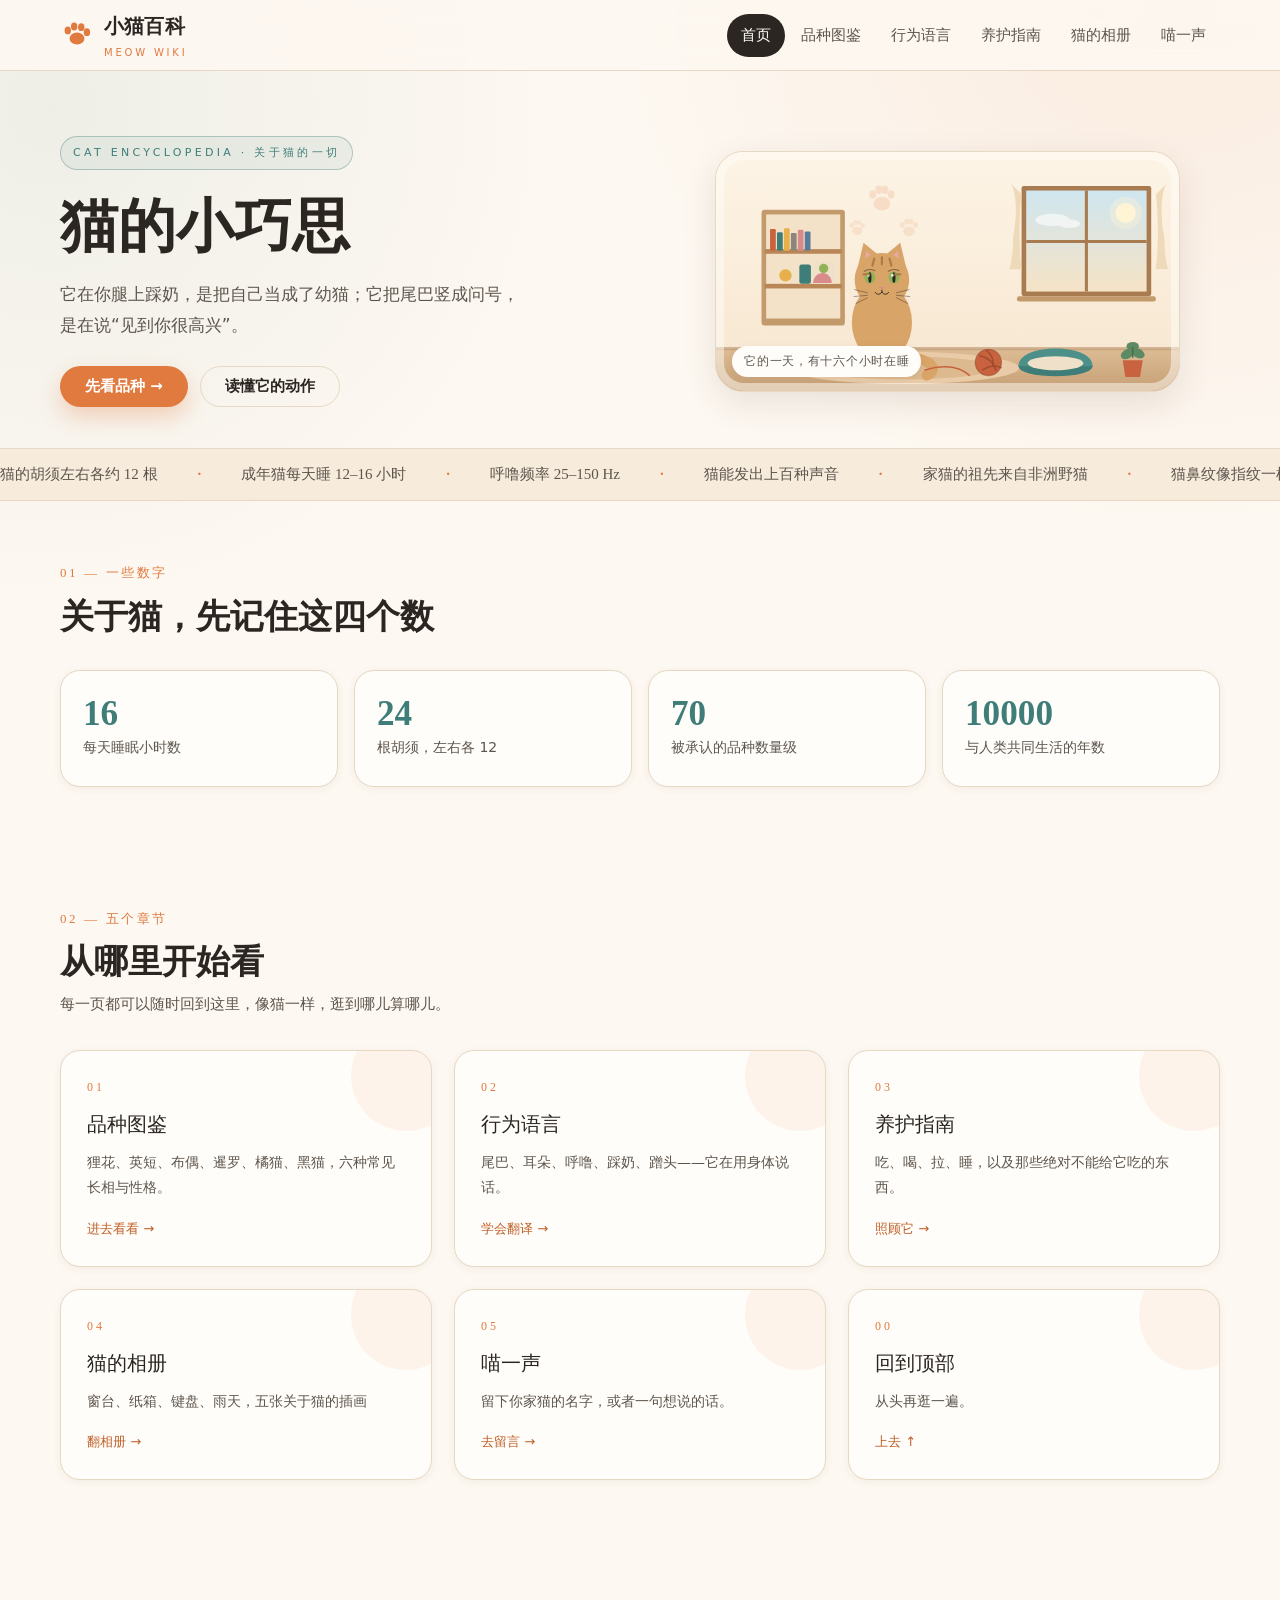
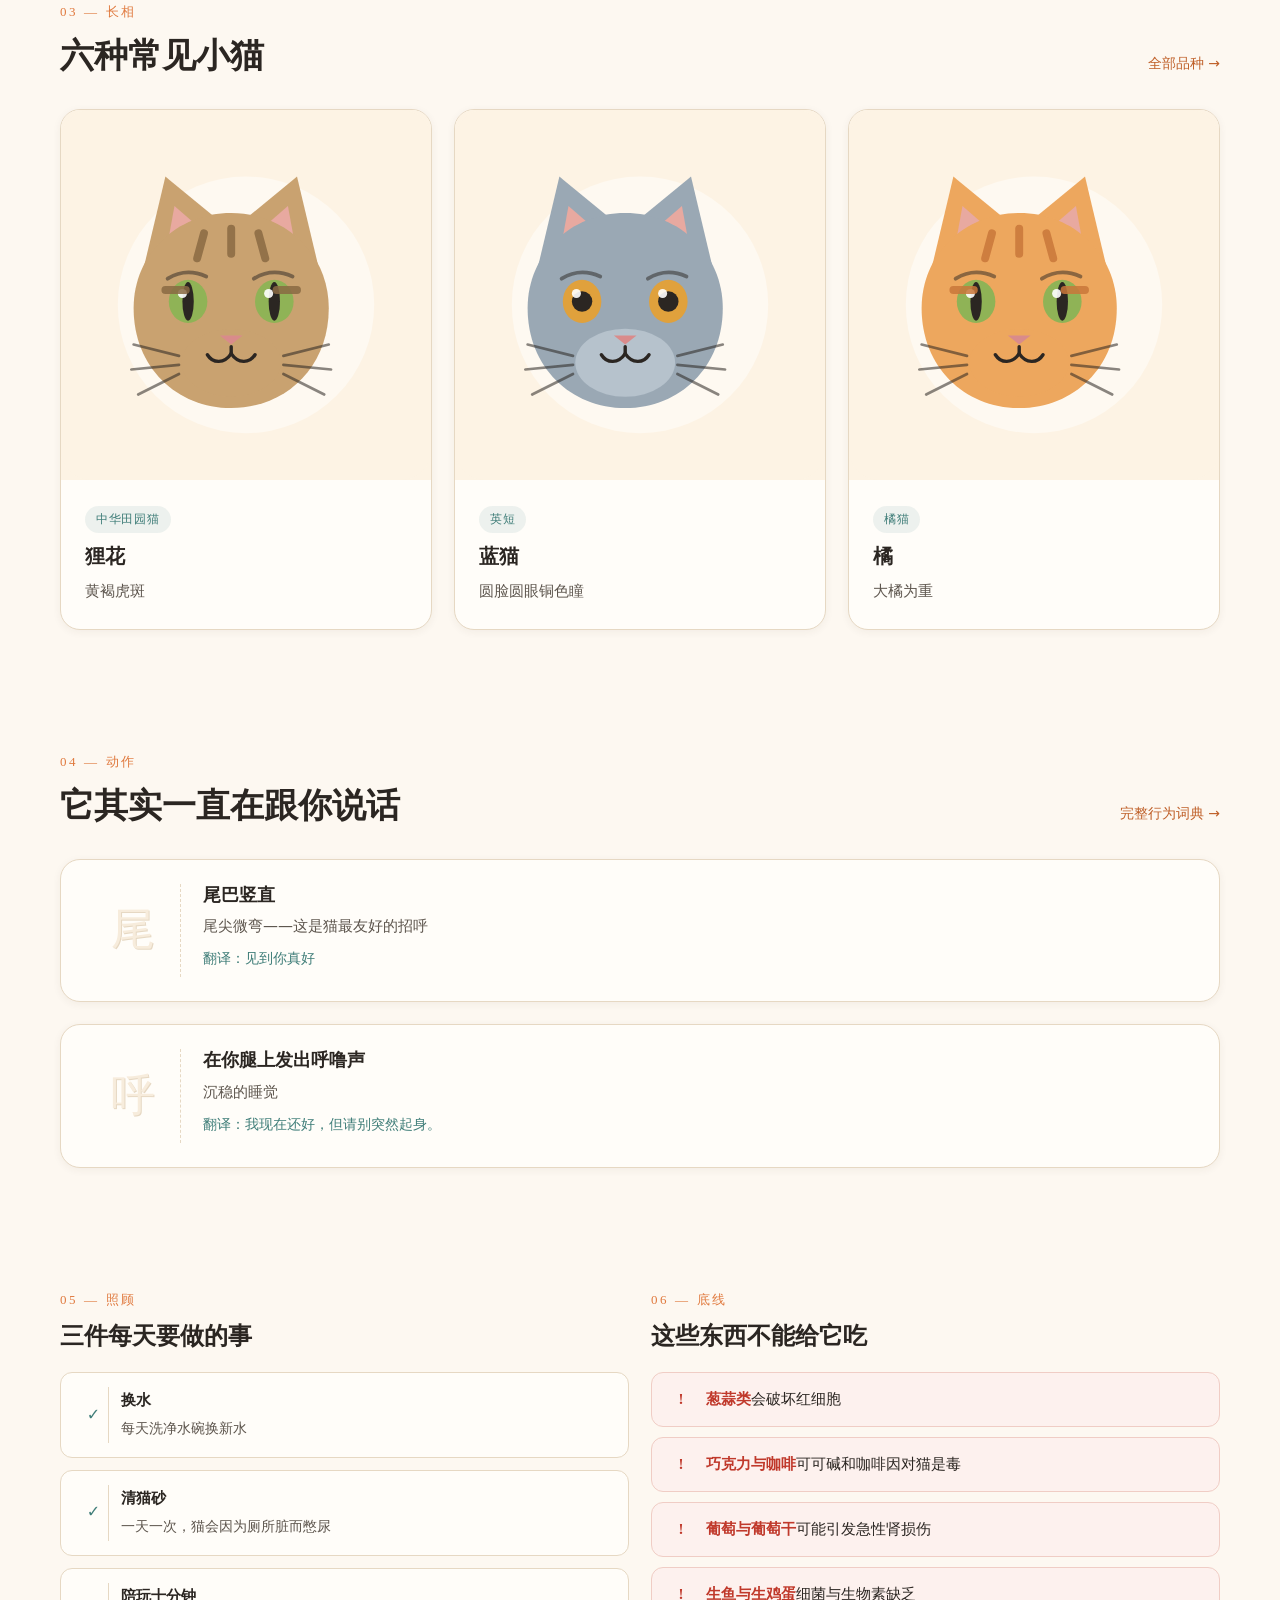
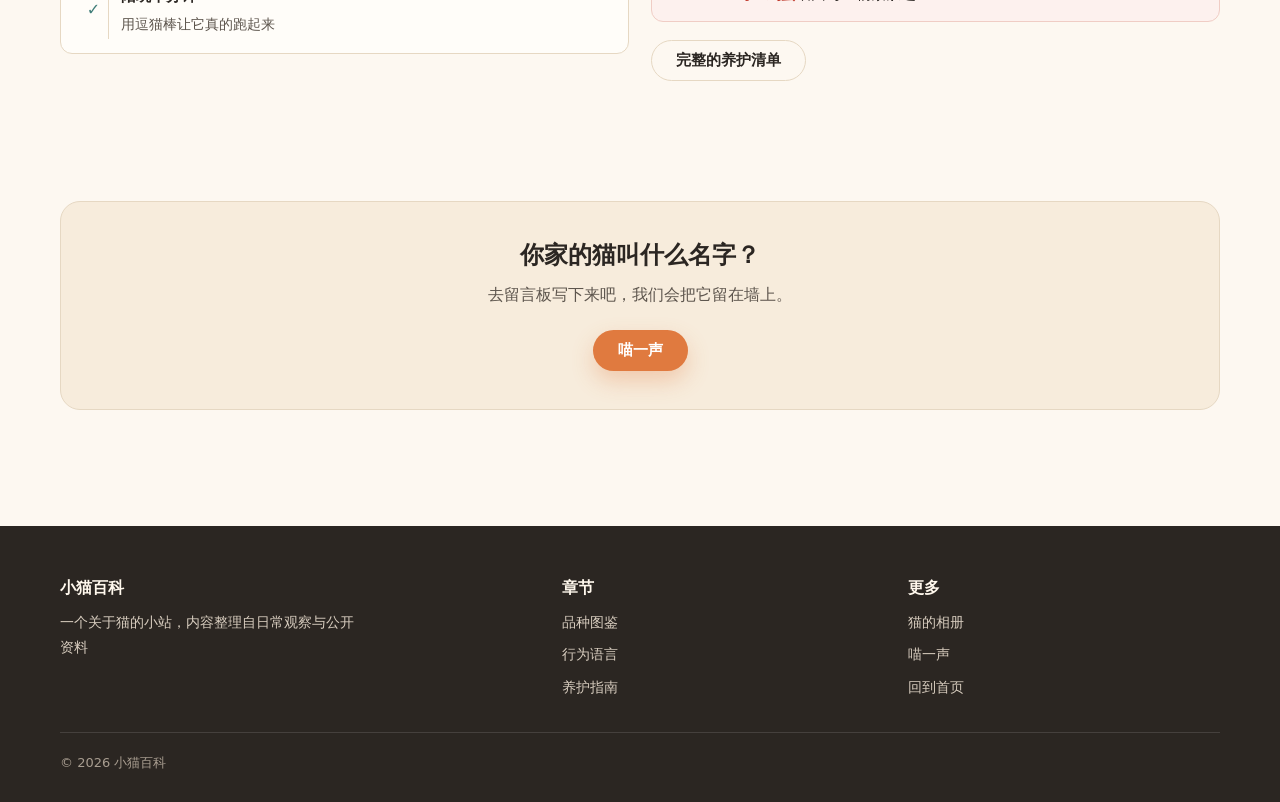
<file: index.html>
<!DOCTYPE html>
<html lang="zh-CN">
<head>
<meta charset="utf-8">
<script>document.documentElement.classList.add("js");</script>
<meta name="viewport" content="width=device-width, initial-scale=1">
<title>小猫百科 · 关于猫的一切</title>
<meta name="description" content="小猫百科：猫的品种图鉴、行为语言、养护指南与相册。">
<link rel="icon" href="image/logo.svg" type="image/svg+xml">
<link rel="stylesheet" href="web/style.css">
</head>
<body>
<a class="skip" href="#main">跳到正文</a>

<header class="hd">
  <div class="wrap hd-in">
    <a class="logo" href="index.html">
      <img src="image/logo.svg" alt="爪印标志">
      <span>小猫百科<small>meow wiki</small></span>
    </a>
    <button class="burger" type="button" aria-expanded="false" aria-controls="menu" aria-label="展开菜单">☰</button>
    <ul class="menu" id="menu">
      <li><a href="index.html" aria-current="page">首页</a></li>
      <li><a href="web/breeds.html">品种图鉴</a></li>
      <li><a href="web/behavior.html">行为语言</a></li>
      <li><a href="web/care.html">养护指南</a></li>
      <li><a href="web/gallery.html">猫的相册</a></li>
      <li><a href="web/message.html">喵一声</a></li>
    </ul>
  </div>
</header>

<main id="main">

  <!-- ================= 首屏 ================= -->
  <section class="hero">
    <div class="wrap hero-grid">
      <div>
        <span class="kicker">cat encyclopedia · 关于猫的一切</span>
        <h1>猫的小巧思<br></h1>
        <p class="lede">
          它在你腿上踩奶，是把自己当成了幼猫；它把尾巴竖成问号，是在说“见到你很高兴”。
          
        </p>
        <div class="hero-cta">
          <a class="btn btn-fill" href="web/breeds.html">先看品种 →</a>
          <a class="btn btn-line" href="web/behavior.html">读懂它的动作</a>
        </div>
      </div>
      <figure class="art">
        <img src="image/hero.svg" width="1200" height="620" alt="插画：阳光下的客厅里，一只橘色虎斑猫坐在地毯上，旁边是毛线球和猫窝">
        <figcaption class="art-cap">它的一天，有十六个小时在睡</figcaption>
      </figure>
    </div>
  </section>

  <!-- ================= 滚动条 ================= -->
  <div class="ticker" aria-hidden="true">
    <div class="ticker-track">
      <div class="ticker-set">
        <span>猫的胡须左右各约 12 根</span><span>成年猫每天睡 12–16 小时</span>
        <span>呼噜频率 25–150 Hz</span><span>猫能发出上百种声音</span>
        <span>家猫的祖先来自非洲野猫</span><span>猫鼻纹像指纹一样独一无二</span>
      </div>
      <div class="ticker-set">
        <span>猫的胡须左右各约 12 根</span><span>成年猫每天睡 12–16 小时</span>
        <span>呼噜频率 25–150 Hz</span><span>猫能发出上百种声音</span>
        <span>家猫的祖先来自非洲野猫</span><span>猫鼻纹像指纹一样独一无二</span>
      </div>
    </div>
  </div>

  <!-- ================= 数字 ================= -->
  <section class="sec">
    <div class="wrap">
      <div class="sec-hd rv">
        <div>
          <span class="num">01 — 一些数字</span>
          <h2>关于猫，先记住这四个数</h2>
        </div>
      </div>
      <div class="stats rv">
        <div class="stat"><b data-num="16">16</b><span>每天睡眠小时数</span></div>
        <div class="stat"><b data-num="24">24</b><span>根胡须，左右各 12</span></div>
        <div class="stat"><b data-num="70">70</b><span>被承认的品种数量级</span></div>
        <div class="stat"><b data-num="10000">10000</b><span>与人类共同生活的年数</span></div>
      </div>
    </div>
  </section>

  <!-- ================= 入口 ================= -->
  <section class="sec">
    <div class="wrap">
      <div class="sec-hd rv">
        <div>
          <span class="num">02 — 五个章节</span>
          <h2>从哪里开始看</h2>
          <p>每一页都可以随时回到这里，像猫一样，逛到哪儿算哪儿。</p>
        </div>
      </div>
      <div class="grid g3 rv">
        <a class="entry" href="web/breeds.html">
          <span class="no">01</span>
          <span class="t">品种图鉴</span>
          <span class="d">狸花、英短、布偶、暹罗、橘猫、黑猫，六种常见长相与性格。</span>
          <span class="go">进去看看 →</span>
        </a>
        <a class="entry" href="web/behavior.html">
          <span class="no">02</span>
          <span class="t">行为语言</span>
          <span class="d">尾巴、耳朵、呼噜、踩奶、蹭头——它在用身体说话。</span>
          <span class="go">学会翻译 →</span>
        </a>
        <a class="entry" href="web/care.html">
          <span class="no">03</span>
          <span class="t">养护指南</span>
          <span class="d">吃、喝、拉、睡，以及那些绝对不能给它吃的东西。</span>
          <span class="go">照顾它 →</span>
        </a>
        <a class="entry" href="web/gallery.html">
          <span class="no">04</span>
          <span class="t">猫的相册</span>
          <span class="d">窗台、纸箱、键盘、雨天，五张关于猫的插画</span>
          <span class="go">翻相册 →</span>
        </a>
        <a class="entry" href="web/message.html">
          <span class="no">05</span>
          <span class="t">喵一声</span>
          <span class="d">留下你家猫的名字，或者一句想说的话。</span>
          <span class="go">去留言 →</span>
        </a>
        <a class="entry" href="#main">
          <span class="no">00</span>
          <span class="t">回到顶部</span>
          <span class="d">从头再逛一遍。</span>
          <span class="go">上去 ↑</span>
        </a>
      </div>
    </div>
  </section>

  <!-- ================= 品种预览 ================= -->
  <section class="sec">
    <div class="wrap">
      <div class="sec-hd rv">
        <div>
          <span class="num">03 — 长相</span>
          <h2>六种常见小猫</h2>
        
        </div>
        <a class="link-more" href="web/breeds.html">全部品种 →</a>
      </div>
      <div class="grid g3 rv">
        <article class="card">
          <div class="thumb"><img src="image/breed-1.svg" alt="狸花猫的卡通头像" width="300" height="300"></div>
          <div class="card-b">
            <span class="pill">中华田园猫</span>
            <h3>狸花</h3>
            <p>黄褐虎斑</p>
          </div>
        </article>
        <article class="card">
          <div class="thumb"><img src="image/breed-2.svg" alt="英国短毛猫的卡通头像" width="300" height="300"></div>
          <div class="card-b">
            <span class="pill">英短</span>
            <h3>蓝猫</h3>
            <p>圆脸圆眼铜色瞳</p>
          </div>
        </article>
        <article class="card">
          <div class="thumb"><img src="image/breed-5.svg" alt="橘猫的卡通头像" width="300" height="300"></div>
          <div class="card-b">
            <span class="pill">橘猫</span>
            <h3>橘</h3>
            <p>大橘为重</p>
          </div>
        </article>
      </div>
    </div>
  </section>

  <!-- ================= 行为预览 ================= -->
  <section class="sec">
    <div class="wrap">
      <div class="sec-hd rv">
        <div>
          <span class="num">04 — 动作</span>
          <h2>它其实一直在跟你说话</h2>
        </div>
        <a class="link-more" href="web/behavior.html">完整行为词典 →</a>
      </div>
      <div class="grid rv" style="grid-template-columns:1fr">
        <div class="behavior">
          <div class="han">尾</div>
          <div>
            <h3>尾巴竖直</h3>
            <p>尾尖微弯——这是猫最友好的招呼</p>
            <p class="say">翻译：见到你真好</p>
          </div>
        </div>
        <div class="behavior">
          <div class="han">呼</div>
          <div>
            <h3>在你腿上发出呼噜声</h3>
            <p>沉稳的睡觉</p>
            <p class="say">翻译：我现在还好，但请别突然起身。</p>
          </div>
        </div>
      </div>
    </div>
  </section>

  <!-- ================= 养护提示 ================= -->
  <section class="sec">
    <div class="wrap grid g2 rv" style="align-items:start">
      <div>
        <div class="sec-hd" style="margin-bottom:20px">
          <div>
            <span class="num">05 — 照顾</span>
            <h2 style="font-size:1.5rem">三件每天要做的事</h2>
          </div>
        </div>
        <ul class="check">
          <li><div><b>换水</b><span>每天洗净水碗换新水</span></div></li>
          <li><div><b>清猫砂</b><span>一天一次，猫会因为厕所脏而憋尿</span></div></li>
          <li><div><b>陪玩十分钟</b><span>用逗猫棒让它真的跑起来</span></div></li>
        </ul>
      </div>
      <div>
        <div class="sec-hd" style="margin-bottom:20px">
          <div>
            <span class="num">06 — 底线</span>
            <h2 style="font-size:1.5rem">这些东西不能给它吃</h2>
          </div>
        </div>
        <ul class="warn">
          <li><div><b>葱蒜类</b>会破坏红细胞</div></li>
          <li><div><b>巧克力与咖啡</b>可可碱和咖啡因对猫是毒</div></li>
          <li><div><b>葡萄与葡萄干</b>可能引发急性肾损伤</div></li>
          <li><div><b>生鱼与生鸡蛋</b>细菌与生物素缺乏</div></li>
        </ul>
        <a class="btn btn-line" href="web/care.html" style="margin-top:18px">完整的养护清单</a>
      </div>
    </div>
  </section>

  <!-- ================= 结尾 ================= -->
  <section class="sec">
    <div class="wrap">
      <div class="rv" style="background:var(--cream-2);border:1px solid var(--line);border-radius:var(--r);padding:38px;text-align:center">
        <h2 style="margin-bottom:10px">你家的猫叫什么名字？</h2>
        <p style="color:var(--ink-2);margin-bottom:20px">去留言板写下来吧，我们会把它留在墙上。</p>
        <a class="btn btn-fill" href="web/message.html">喵一声</a>
      </div>
    </div>
  </section>

</main>

<footer class="ft">
  <div class="wrap">
    <div class="ft-grid">
      <div>
        <h4>小猫百科</h4>
        <p style="margin:0;max-width:34ch">一个关于猫的小站，内容整理自日常观察与公开资料</p>
      </div>
      <div>
        <h4>章节</h4>
        <ul>
          <li><a href="web/breeds.html">品种图鉴</a></li>
          <li><a href="web/behavior.html">行为语言</a></li>
          <li><a href="web/care.html">养护指南</a></li>
        </ul>
      </div>
      <div>
        <h4>更多</h4>
        <ul>
          <li><a href="web/gallery.html">猫的相册</a></li>
          <li><a href="web/message.html">喵一声</a></li>
          <li><a href="index.html">回到首页</a></li>
        </ul>
      </div>
    </div>
    <div class="ft-bar">
      <span>© <span data-year>2026</span> 小猫百科</span>
      
    </div>
  </div>
</footer>

<script src="web/script.js"></script>
</body>
</html>
</file>
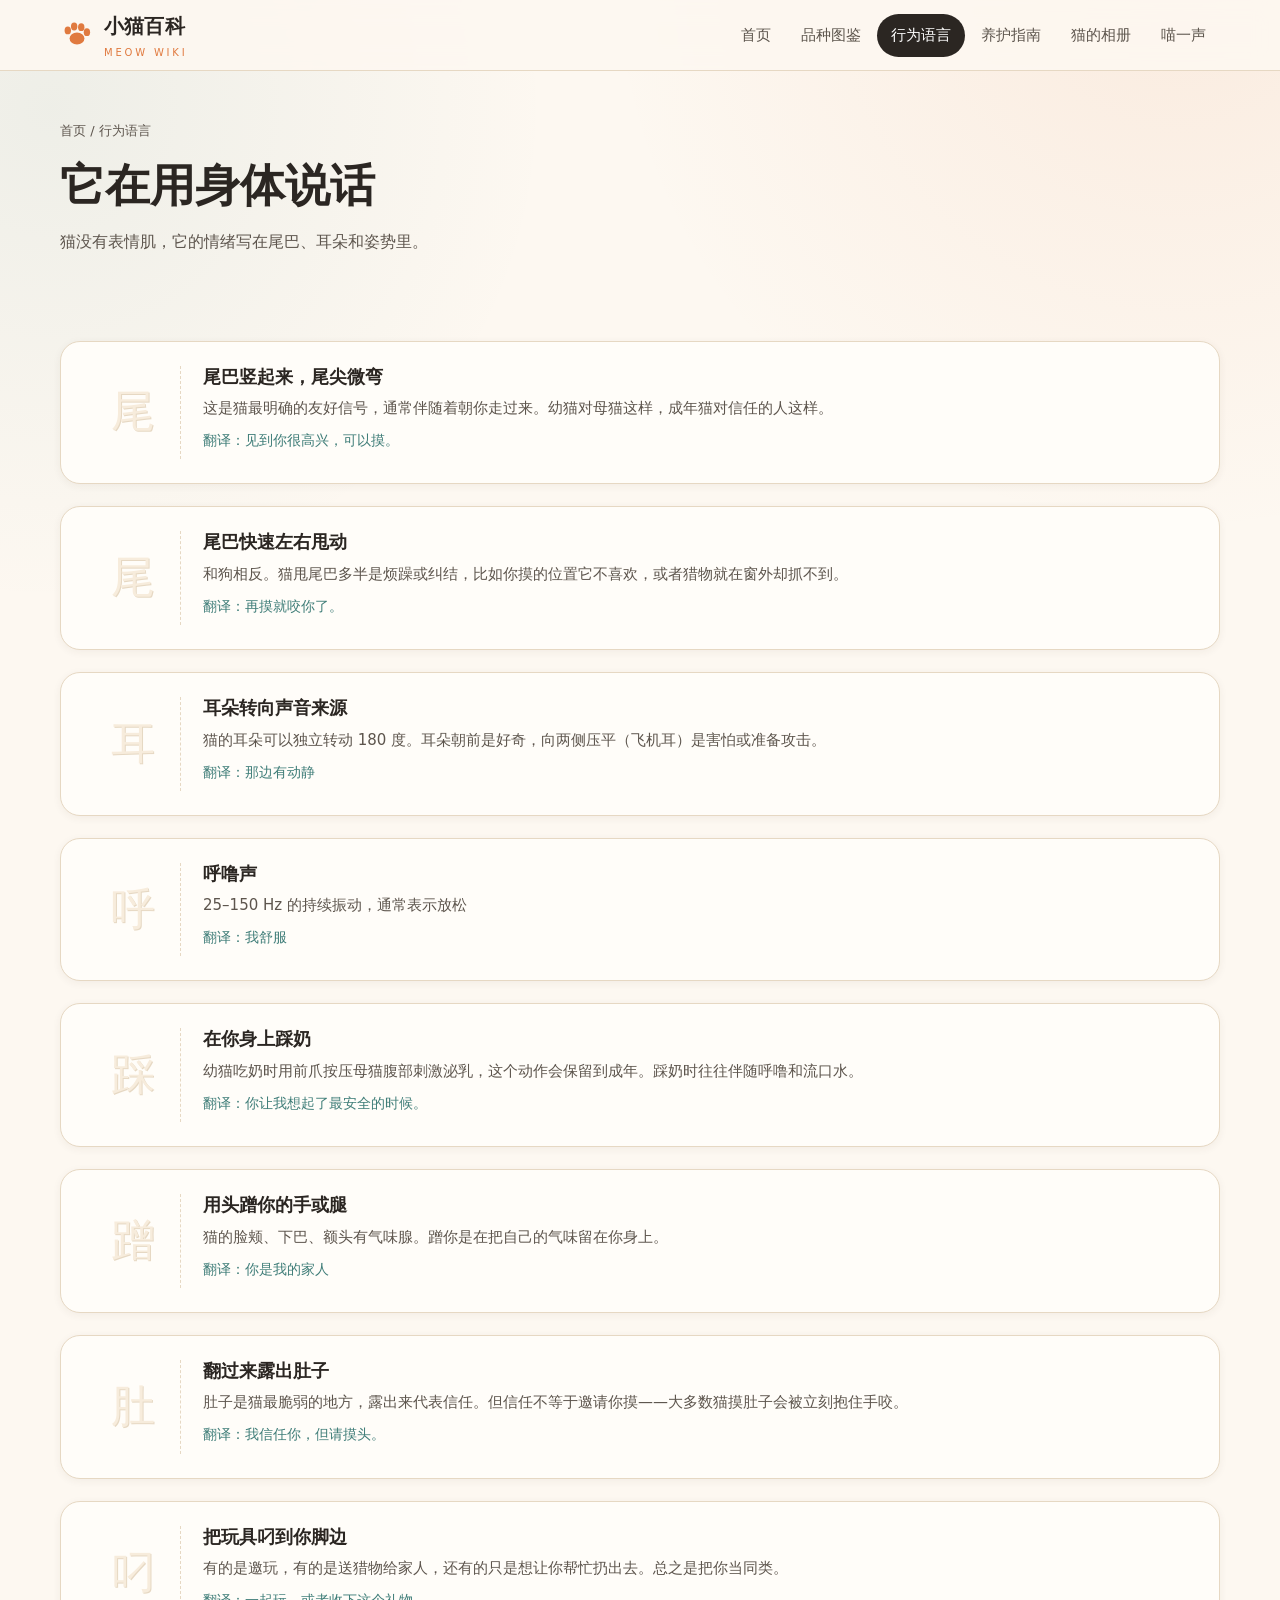
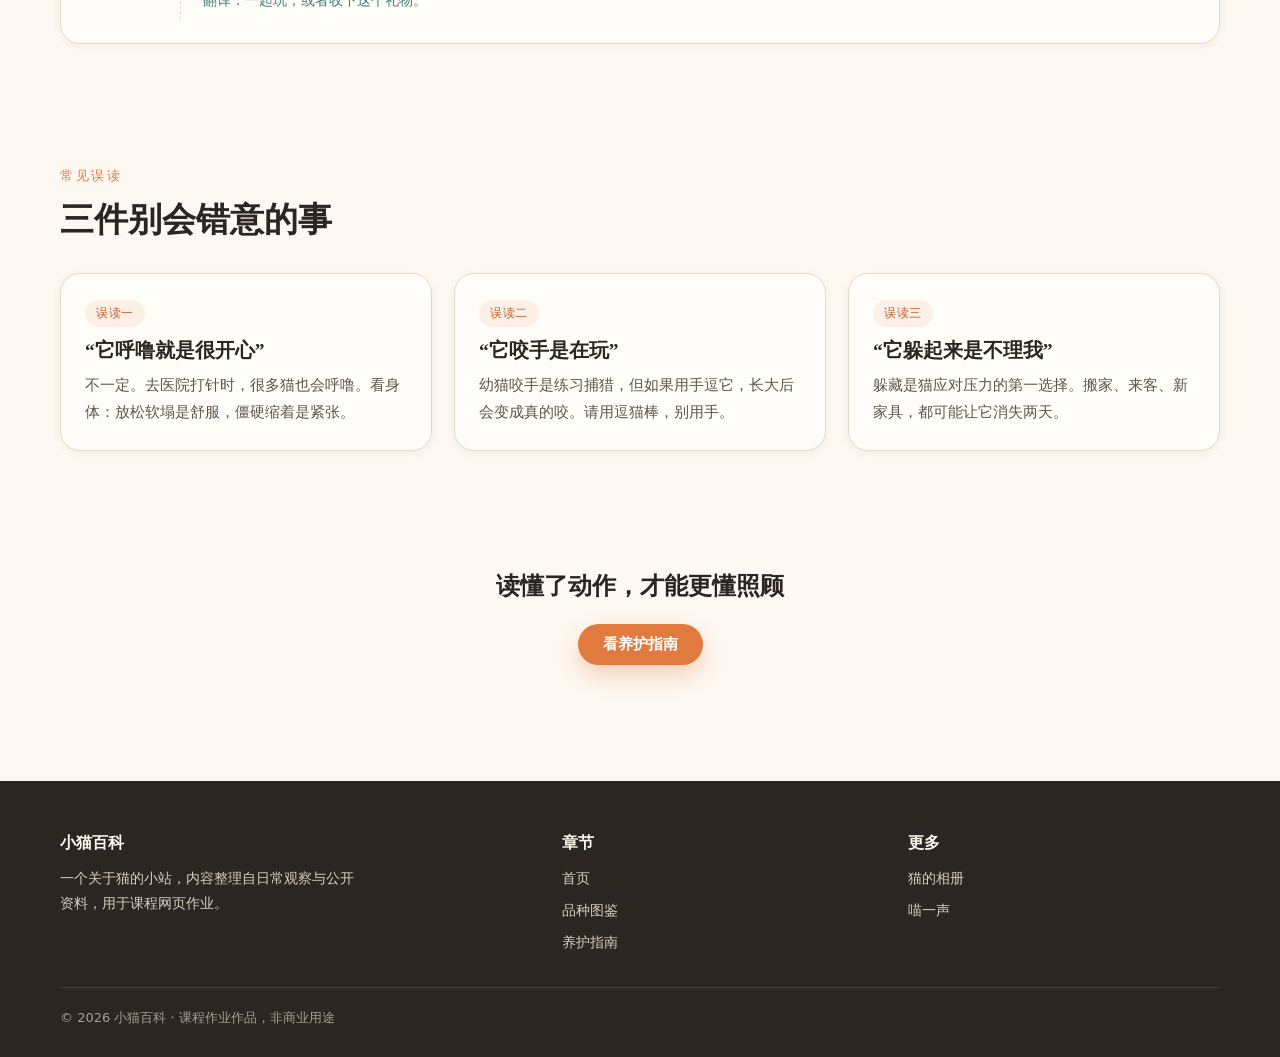
<file: web/behavior.html>
<!DOCTYPE html>
<html lang="zh-CN">
<head>
<meta charset="utf-8">
<script>document.documentElement.classList.add("js");</script>
<meta name="viewport" content="width=device-width, initial-scale=1">
<title>行为语言 · 小猫百科</title>
<meta name="description" content="猫的尾巴、耳朵、呼噜、踩奶、蹭头分别代表什么：一份猫的身体语言词典。">
<link rel="icon" href="../image/logo.svg" type="image/svg+xml">
<link rel="stylesheet" href="style.css">
</head>
<body>
<a class="skip" href="#main">跳到正文</a>

<header class="hd">
  <div class="wrap hd-in">
    <a class="logo" href="../index.html">
      <img src="../image/logo.svg" alt="爪印标志">
      <span>小猫百科<small>meow wiki</small></span>
    </a>
    <button class="burger" type="button" aria-expanded="false" aria-controls="menu" aria-label="展开菜单">☰</button>
    <ul class="menu" id="menu">
      <li><a href="../index.html">首页</a></li>
      <li><a href="breeds.html">品种图鉴</a></li>
      <li><a href="behavior.html" aria-current="page">行为语言</a></li>
      <li><a href="care.html">养护指南</a></li>
      <li><a href="gallery.html">猫的相册</a></li>
      <li><a href="message.html">喵一声</a></li>
    </ul>
  </div>
</header>

<main id="main">

  <section class="page-top">
    <div class="wrap">
      <p class="crumb"><a href="../index.html">首页</a> / 行为语言</p>
      <h1>它在用身体说话</h1>
      <p class="sub">
        猫没有表情肌，它的情绪写在尾巴、耳朵和姿势里。
        
      </p>
    </div>
  </section>

  <section class="sec">
    <div class="wrap grid rv" style="grid-template-columns:1fr">

      <div class="behavior">
        <div class="han">尾</div>
        <div>
          <h3>尾巴竖起来，尾尖微弯</h3>
          <p>这是猫最明确的友好信号，通常伴随着朝你走过来。幼猫对母猫这样，成年猫对信任的人这样。</p>
          <p class="say">翻译：见到你很高兴，可以摸。</p>
        </div>
      </div>

      <div class="behavior">
        <div class="han">尾</div>
        <div>
          <h3>尾巴快速左右甩动</h3>
          <p>和狗相反。猫甩尾巴多半是烦躁或纠结，比如你摸的位置它不喜欢，或者猎物就在窗外却抓不到。</p>
          <p class="say">翻译：再摸就咬你了。</p>
        </div>
      </div>

      <div class="behavior">
        <div class="han">耳</div>
        <div>
          <h3>耳朵转向声音来源</h3>
          <p>猫的耳朵可以独立转动 180 度。耳朵朝前是好奇，向两侧压平（飞机耳）是害怕或准备攻击。</p>
          <p class="say">翻译：那边有动静</p>
        </div>
      </div>

      <div class="behavior">
        <div class="han">呼</div>
        <div>
          <h3>呼噜声</h3>
          <p>25–150 Hz 的持续振动，通常表示放松</p>
          <p class="say">翻译：我舒服</p>
        </div>
      </div>

      <div class="behavior">
        <div class="han">踩</div>
        <div>
          <h3>在你身上踩奶</h3>
          <p>幼猫吃奶时用前爪按压母猫腹部刺激泌乳，这个动作会保留到成年。踩奶时往往伴随呼噜和流口水。</p>
          <p class="say">翻译：你让我想起了最安全的时候。</p>
        </div>
      </div>

      <div class="behavior">
        <div class="han">蹭</div>
        <div>
          <h3>用头蹭你的手或腿</h3>
          <p>猫的脸颊、下巴、额头有气味腺。蹭你是在把自己的气味留在你身上。</p>
          <p class="say">翻译：你是我的家人</p>
        </div>
      </div>

      <div class="behavior">
        <div class="han">肚</div>
        <div>
          <h3>翻过来露出肚子</h3>
          <p>肚子是猫最脆弱的地方，露出来代表信任。但信任不等于邀请你摸——大多数猫摸肚子会被立刻抱住手咬。</p>
          <p class="say">翻译：我信任你，但请摸头。</p>
        </div>
      </div>

      <div class="behavior">
        <div class="han">叼</div>
        <div>
          <h3>把玩具叼到你脚边</h3>
          <p>有的是邀玩，有的是送猎物给家人，还有的只是想让你帮忙扔出去。总之是把你当同类。</p>
          <p class="say">翻译：一起玩，或者收下这个礼物。</p>
        </div>
      </div>

    </div>
  </section>

  <section class="sec">
    <div class="wrap">
      <div class="sec-hd rv">
        <div>
          <span class="num">常见误读</span>
          <h2>三件别会错意的事</h2>
        </div>
      </div>
      <div class="grid g3 rv">
        <div class="card">
          <div class="card-b">
            <span class="pill pill-warm">误读一</span>
            <h3>“它呼噜就是很开心”</h3>
            <p>不一定。去医院打针时，很多猫也会呼噜。看身体：放松软塌是舒服，僵硬缩着是紧张。</p>
          </div>
        </div>
        <div class="card">
          <div class="card-b">
            <span class="pill pill-warm">误读二</span>
            <h3>“它咬手是在玩”</h3>
            <p>幼猫咬手是练习捕猎，但如果用手逗它，长大后会变成真的咬。请用逗猫棒，别用手。</p>
          </div>
        </div>
        <div class="card">
          <div class="card-b">
            <span class="pill pill-warm">误读三</span>
            <h3>“它躲起来是不理我”</h3>
            <p>躲藏是猫应对压力的第一选择。搬家、来客、新家具，都可能让它消失两天。</p>
          </div>
        </div>
      </div>
    </div>
  </section>

  <section class="sec">
    <div class="wrap rv" style="text-align:center">
      <h2 style="margin-bottom:10px">读懂了动作，才能更懂照顾</h2>
      <p style="color:var(--ink-2);margin-bottom:22px"></p>
      <a class="btn btn-fill" href="care.html">看养护指南</a>
    </div>
  </section>

</main>

<footer class="ft">
  <div class="wrap">
    <div class="ft-grid">
      <div>
        <h4>小猫百科</h4>
        <p style="margin:0;max-width:34ch">一个关于猫的小站，内容整理自日常观察与公开资料，用于课程网页作业。</p>
      </div>
      <div>
        <h4>章节</h4>
        <ul>
          <li><a href="../index.html">首页</a></li>
          <li><a href="breeds.html">品种图鉴</a></li>
          <li><a href="care.html">养护指南</a></li>
        </ul>
      </div>
      <div>
        <h4>更多</h4>
        <ul>
          <li><a href="gallery.html">猫的相册</a></li>
          <li><a href="message.html">喵一声</a></li>
        </ul>
      </div>
    </div>
    <div class="ft-bar">
      <span>© <span data-year>2026</span> 小猫百科 · 课程作业作品，非商业用途</span>
      <span></span>
    </div>
  </div>
</footer>

<script src="script.js"></script>
</body>
</html>
</file>
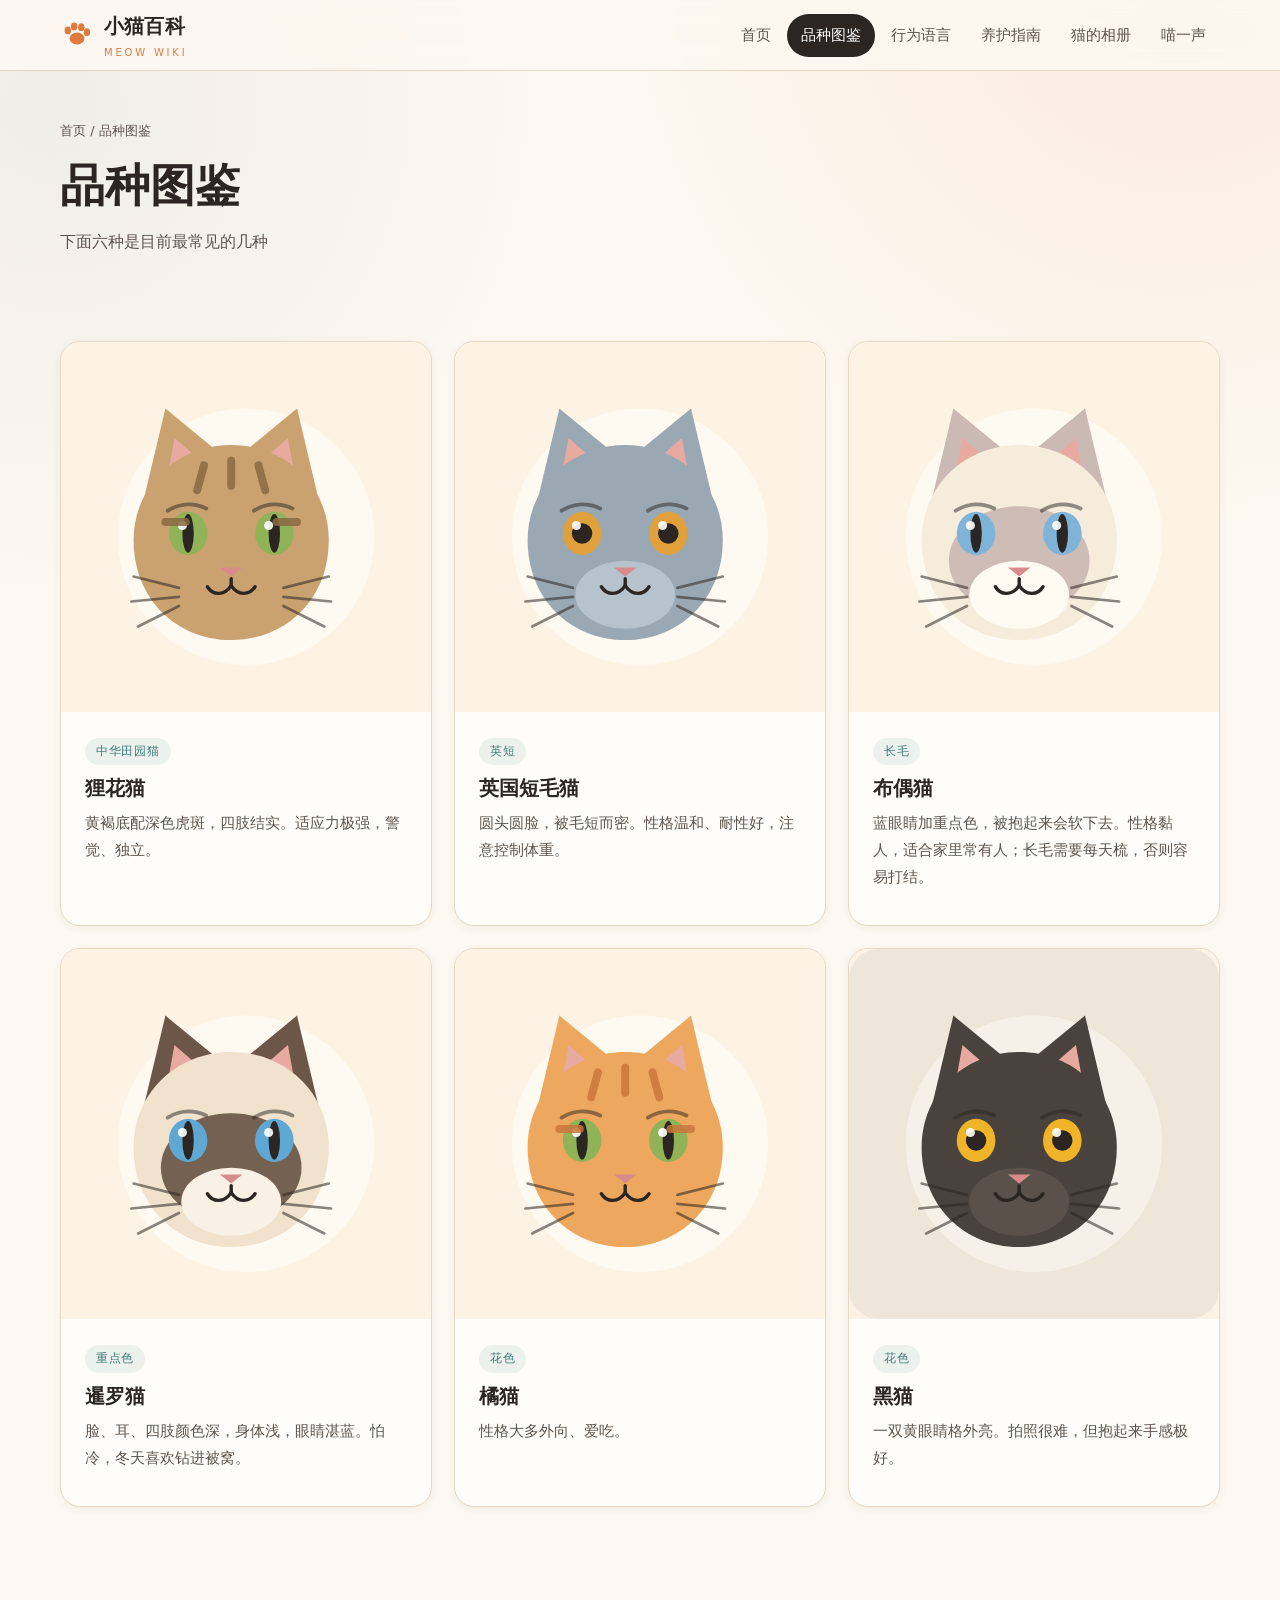
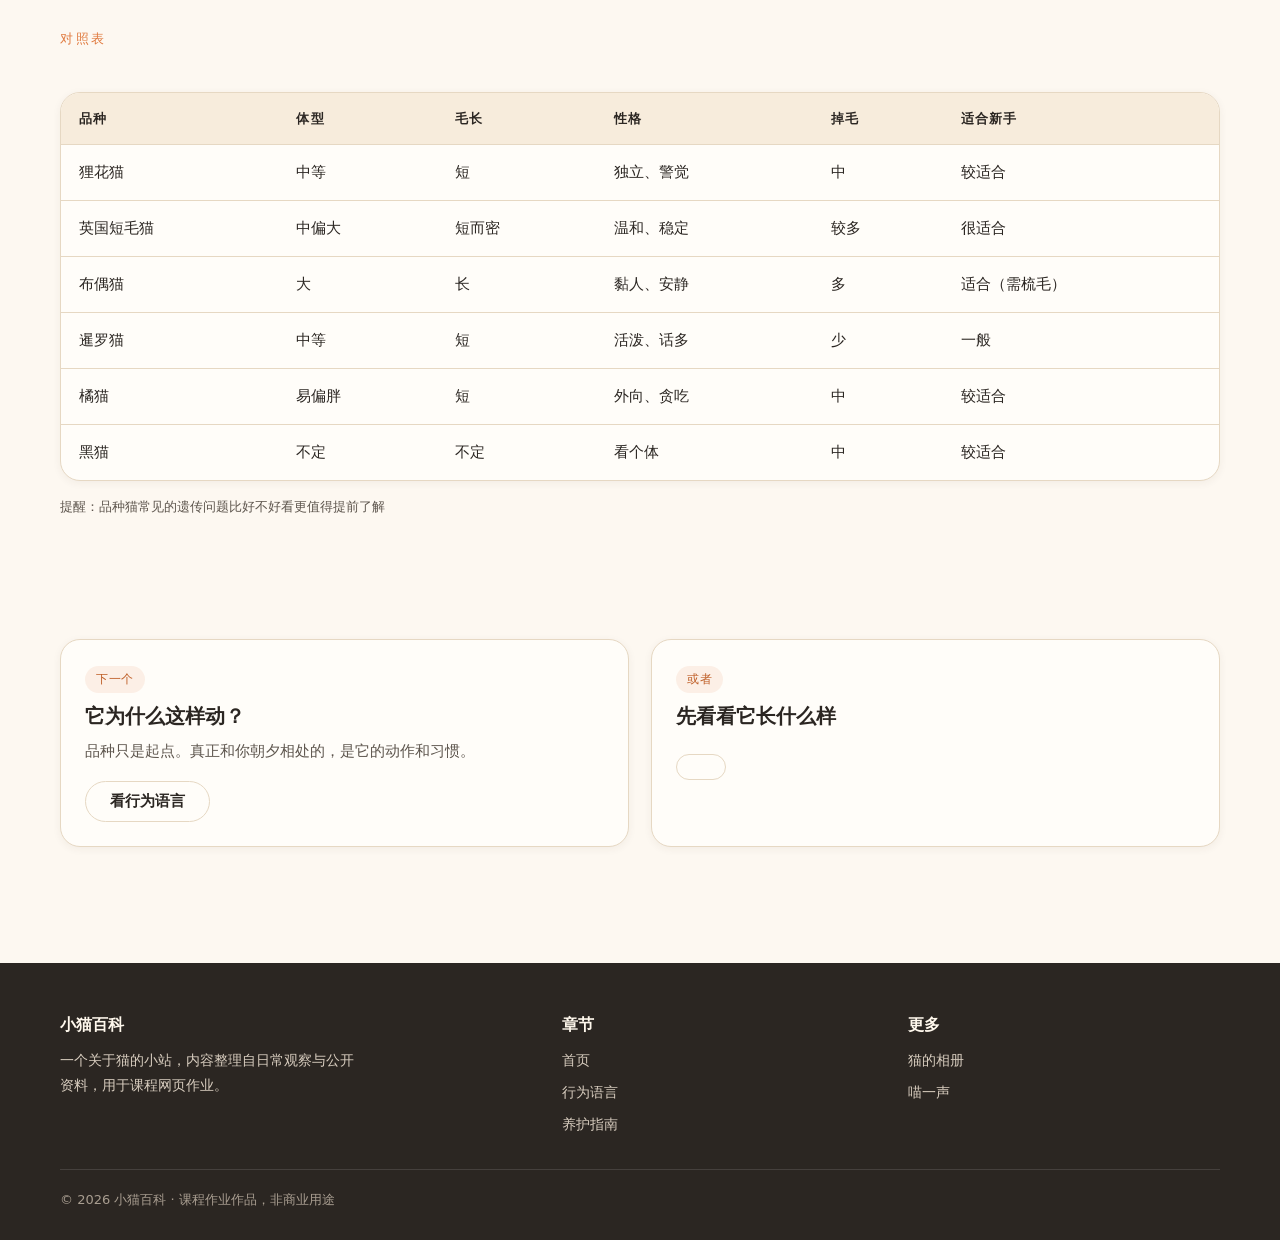
<file: web/breeds.html>
<!DOCTYPE html>
<html lang="zh-CN">
<head>
<meta charset="utf-8">
<script>document.documentElement.classList.add("js");</script>
<meta name="viewport" content="width=device-width, initial-scale=1">
<title>品种图鉴 · 小猫百科</title>
<meta name="description" content="六种常见猫咪的长相、性格与照顾要点：狸花、英短、布偶、暹罗、橘猫、黑猫。">
<link rel="icon" href="../image/logo.svg" type="image/svg+xml">
<link rel="stylesheet" href="style.css">
</head>
<body>
<a class="skip" href="#main">跳到正文</a>

<header class="hd">
  <div class="wrap hd-in">
    <a class="logo" href="../index.html">
      <img src="../image/logo.svg" alt="爪印标志">
      <span>小猫百科<small>meow wiki</small></span>
    </a>
    <button class="burger" type="button" aria-expanded="false" aria-controls="menu" aria-label="展开菜单">☰</button>
    <ul class="menu" id="menu">
      <li><a href="../index.html">首页</a></li>
      <li><a href="breeds.html" aria-current="page">品种图鉴</a></li>
      <li><a href="behavior.html">行为语言</a></li>
      <li><a href="care.html">养护指南</a></li>
      <li><a href="gallery.html">猫的相册</a></li>
      <li><a href="message.html">喵一声</a></li>
    </ul>
  </div>
</header>

<main id="main">

  <section class="page-top">
    <div class="wrap">
      <p class="crumb"><a href="../index.html">首页</a> / 品种图鉴</p>
      <h1>品种图鉴</h1>
      <p class="sub">
    
        下面六种是目前最常见的几种
      </p>
    </div>
  </section>

  <section class="sec">
    <div class="wrap grid g3 rv">

      <article class="card">
        <div class="thumb"><img src="../image/breed-1.svg" alt="狸花猫头像：黄褐色虎斑、绿色眼睛" width="300" height="300"></div>
        <div class="card-b">
          <span class="pill">中华田园猫</span>
          <h3>狸花猫</h3>
          <p>黄褐底配深色虎斑，四肢结实。适应力极强，警觉、独立。</p>
          <p style="margin-top:10px"><b style="font-size:13px;color:var(--ink)"></b></p>
        </div>
      </article>

      <article class="card">
        <div class="thumb"><img src="../image/breed-2.svg" alt="英国短毛猫头像：蓝灰色圆脸、铜色眼睛" width="300" height="300"></div>
        <div class="card-b">
          <span class="pill">英短</span>
          <h3>英国短毛猫</h3>
          <p>圆头圆脸，被毛短而密。性格温和、耐性好，注意控制体重。</p>
          <p style="margin-top:10px"><b style="font-size:13px;color:var(--ink)"></b></p>
        </div>
      </article>

      <article class="card">
        <div class="thumb"><img src="../image/breed-3.svg" alt="布偶猫头像：奶油色底毛、浅灰重点色、蓝眼睛" width="300" height="300"></div>
        <div class="card-b">
          <span class="pill">长毛</span>
          <h3>布偶猫</h3>
          <p>蓝眼睛加重点色，被抱起来会软下去。性格黏人，适合家里常有人；长毛需要每天梳，否则容易打结。</p>
          <p style="margin-top:10px"><b style="font-size:13px;color:var(--ink)"></b></p>
        </div>
      </article>

      <article class="card">
        <div class="thumb"><img src="../image/breed-4.svg" alt="暹罗猫头像：浅色身体、深色面部重点、蓝眼睛" width="300" height="300"></div>
        <div class="card-b">
          <span class="pill">重点色</span>
          <h3>暹罗猫</h3>
          <p>脸、耳、四肢颜色深，身体浅，眼睛湛蓝。怕冷，冬天喜欢钻进被窝。</p>
          <p style="margin-top:10px"><b style="font-size:13px;color:var(--ink)"></b></p>
        </div>
      </article>

      <article class="card">
        <div class="thumb"><img src="../image/breed-5.svg" alt="橘猫头像：橘色虎斑、绿色眼睛" width="300" height="300"></div>
        <div class="card-b">
          <span class="pill">花色</span>
          <h3>橘猫</h3>
          <p>性格大多外向、爱吃。</p>
          <p style="margin-top:10px"><b style="font-size:13px;color:var(--ink)"></b></p>
        </div>
      </article>

      <article class="card">
        <div class="thumb"><img src="../image/breed-6.svg" alt="黑猫头像：全身黑色被毛、黄色眼睛" width="300" height="300"></div>
        <div class="card-b">
          <span class="pill">花色</span>
          <h3>黑猫</h3>
          <p>一双黄眼睛格外亮。拍照很难，但抱起来手感极好。</p>
          <p style="margin-top:10px"><b style="font-size:13px;color:var(--ink)"></b></p>
        </div>
      </article>

    </div>
  </section>

  <section class="sec">
    <div class="wrap">
      <div class="sec-hd rv">
        <div>
          <span class="num">对照表</span>
          <h2></h2>
          <p></p>
        </div>
      </div>
      <div class="table-box rv">
        <table>
          <thead>
            <tr>
              <th scope="col">品种</th><th scope="col">体型</th><th scope="col">毛长</th>
              <th scope="col">性格</th><th scope="col">掉毛</th><th scope="col">适合新手</th>
            </tr>
          </thead>
          <tbody>
            <tr><td>狸花猫</td><td>中等</td><td>短</td><td>独立、警觉</td><td>中</td><td>较适合</td></tr>
            <tr><td>英国短毛猫</td><td>中偏大</td><td>短而密</td><td>温和、稳定</td><td>较多</td><td>很适合</td></tr>
            <tr><td>布偶猫</td><td>大</td><td>长</td><td>黏人、安静</td><td>多</td><td>适合（需梳毛）</td></tr>
            <tr><td>暹罗猫</td><td>中等</td><td>短</td><td>活泼、话多</td><td>少</td><td>一般</td></tr>
            <tr><td>橘猫</td><td>易偏胖</td><td>短</td><td>外向、贪吃</td><td>中</td><td>较适合</td></tr>
            <tr><td>黑猫</td><td>不定</td><td>不定</td><td>看个体</td><td>中</td><td>较适合</td></tr>
          </tbody>
        </table>
      </div>
      <p class="hint" style="margin-top:14px">提醒：品种猫常见的遗传问题比好不好看更值得提前了解</p>
    </div>
  </section>

  <section class="sec">
    <div class="wrap grid g2 rv">
      <div class="card">
        <div class="card-b">
          <span class="pill pill-warm">下一个</span>
          <h3>它为什么这样动？</h3>
          <p>品种只是起点。真正和你朝夕相处的，是它的动作和习惯。</p>
          <a class="btn btn-line" href="behavior.html" style="margin-top:16px">看行为语言</a>
        </div>
      </div>
      <div class="card">
        <div class="card-b">
          <span class="pill pill-warm">或者</span>
          <h3>先看看它长什么样</h3>
          <p></p>
          <a class="btn btn-line" href="gallery.html" style="margin-top:16px"></a>
        </div>
      </div>
    </div>
  </section>

</main>

<footer class="ft">
  <div class="wrap">
    <div class="ft-grid">
      <div>
        <h4>小猫百科</h4>
        <p style="margin:0;max-width:34ch">一个关于猫的小站，内容整理自日常观察与公开资料，用于课程网页作业。</p>
      </div>
      <div>
        <h4>章节</h4>
        <ul>
          <li><a href="../index.html">首页</a></li>
          <li><a href="behavior.html">行为语言</a></li>
          <li><a href="care.html">养护指南</a></li>
        </ul>
      </div>
      <div>
        <h4>更多</h4>
        <ul>
          <li><a href="gallery.html">猫的相册</a></li>
          <li><a href="message.html">喵一声</a></li>
        </ul>
      </div>
    </div>
    <div class="ft-bar">
      <span>© <span data-year>2026</span> 小猫百科 · 课程作业作品，非商业用途</span>
      <span></span>
    </div>
  </div>
</footer>

<script src="script.js"></script>
</body>
</html>
</file>
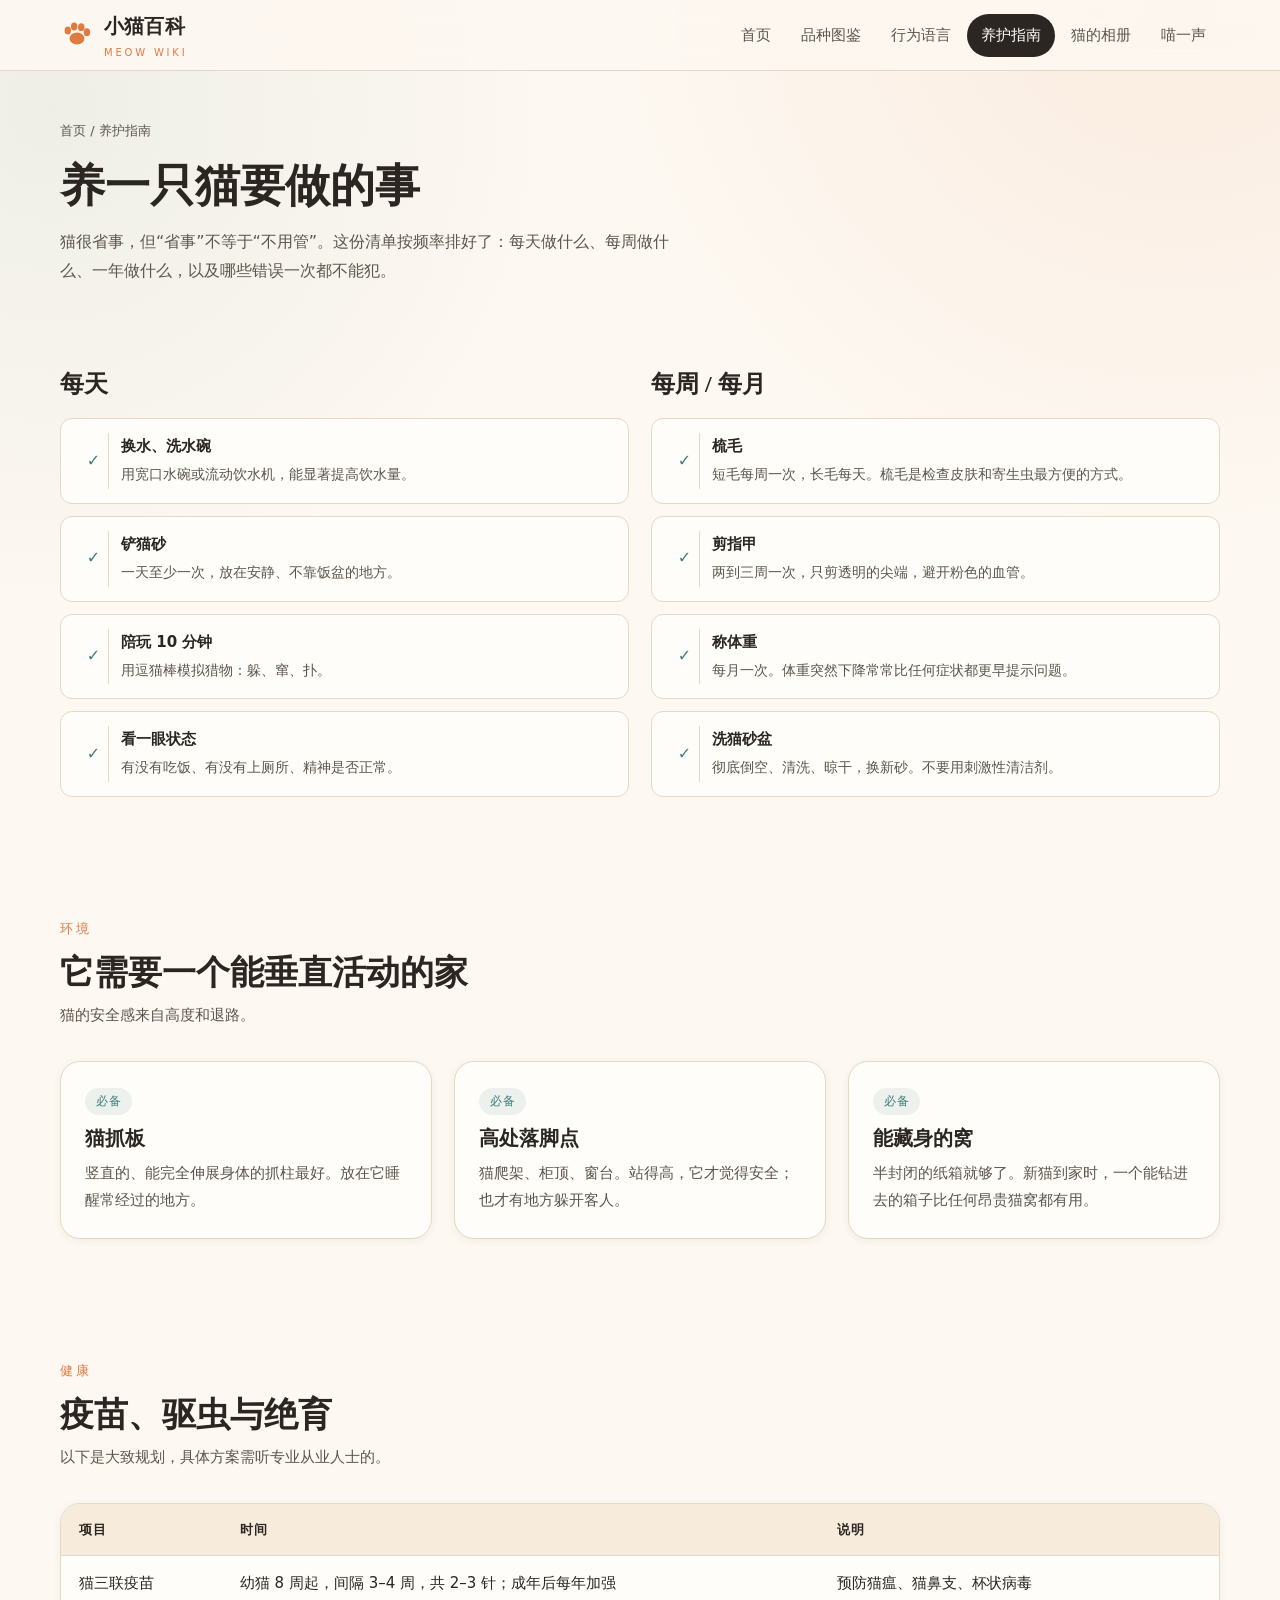
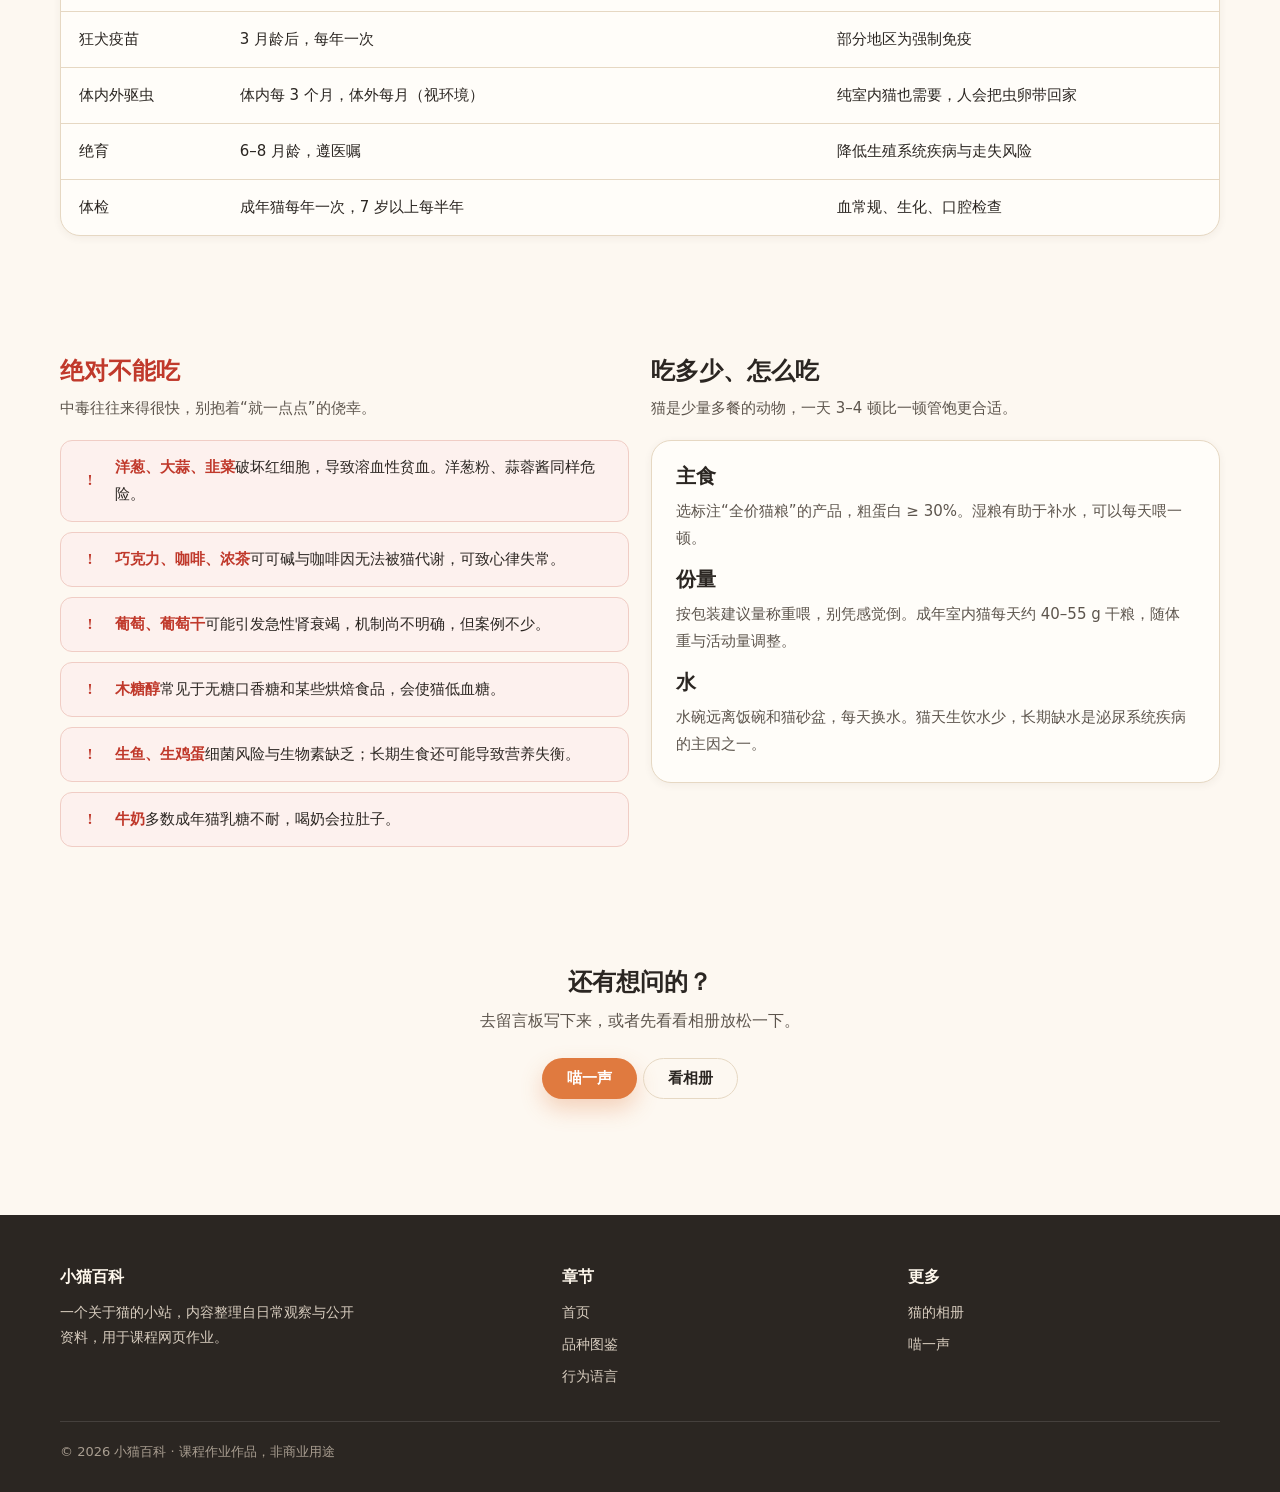
<file: web/care.html>
<!DOCTYPE html>
<html lang="zh-CN">
<head>
<meta charset="utf-8">
<script>document.documentElement.classList.add("js");</script>
<meta name="viewport" content="width=device-width, initial-scale=1">
<title>养护指南 · 小猫百科</title>
<meta name="description" content="猫咪养护清单：饮食、饮水、猫砂、环境丰容、疫苗驱虫，以及绝对不能吃的食物。">
<link rel="icon" href="../image/logo.svg" type="image/svg+xml">
<link rel="stylesheet" href="style.css">
</head>
<body>
<a class="skip" href="#main">跳到正文</a>

<header class="hd">
  <div class="wrap hd-in">
    <a class="logo" href="../index.html">
      <img src="../image/logo.svg" alt="爪印标志">
      <span>小猫百科<small>meow wiki</small></span>
    </a>
    <button class="burger" type="button" aria-expanded="false" aria-controls="menu" aria-label="展开菜单">☰</button>
    <ul class="menu" id="menu">
      <li><a href="../index.html">首页</a></li>
      <li><a href="breeds.html">品种图鉴</a></li>
      <li><a href="behavior.html">行为语言</a></li>
      <li><a href="care.html" aria-current="page">养护指南</a></li>
      <li><a href="gallery.html">猫的相册</a></li>
      <li><a href="message.html">喵一声</a></li>
    </ul>
  </div>
</header>

<main id="main">

  <section class="page-top">
    <div class="wrap">
      <p class="crumb"><a href="../index.html">首页</a> / 养护指南</p>
      <h1>养一只猫要做的事</h1>
      <p class="sub">猫很省事，但“省事”不等于“不用管”。这份清单按频率排好了：每天做什么、每周做什么、一年做什么，以及哪些错误一次都不能犯。</p>
    </div>
  </section>

  <section class="sec">
    <div class="wrap grid g2 rv" style="align-items:start">
      <div>
        <div class="sec-hd" style="margin-bottom:18px">
          <div><h2 style="font-size:1.5rem">每天</h2></div>
        </div>
        <ul class="check">
          <li><div><b>换水、洗水碗</b><span>用宽口水碗或流动饮水机，能显著提高饮水量。</span></div></li>
          <li><div><b>铲猫砂</b><span>一天至少一次，放在安静、不靠饭盆的地方。</span></div></li>
          <li><div><b>陪玩 10 分钟</b><span>用逗猫棒模拟猎物：躲、窜、扑。</span></div></li>
          <li><div><b>看一眼状态</b><span>有没有吃饭、有没有上厕所、精神是否正常。</span></div></li>
        </ul>
      </div>

      <div>
        <div class="sec-hd" style="margin-bottom:18px">
          <div><h2 style="font-size:1.5rem">每周 / 每月</h2></div>
        </div>
        <ul class="check">
          <li><div><b>梳毛</b><span>短毛每周一次，长毛每天。梳毛是检查皮肤和寄生虫最方便的方式。</span></div></li>
          <li><div><b>剪指甲</b><span>两到三周一次，只剪透明的尖端，避开粉色的血管。</span></div></li>
          <li><div><b>称体重</b><span>每月一次。体重突然下降常常比任何症状都更早提示问题。</span></div></li>
          <li><div><b>洗猫砂盆</b><span>彻底倒空、清洗、晾干，换新砂。不要用刺激性清洁剂。</span></div></li>
        </ul>
      </div>
    </div>
  </section>

  <section class="sec">
    <div class="wrap">
      <div class="sec-hd rv">
        <div>
          <span class="num">环境</span>
          <h2>它需要一个能垂直活动的家</h2>
          <p>猫的安全感来自高度和退路。</p>
        </div>
      </div>
      <div class="grid g3 rv">
        <div class="card">
          <div class="card-b">
            <span class="pill">必备</span>
            <h3>猫抓板</h3>
            <p>竖直的、能完全伸展身体的抓柱最好。放在它睡醒常经过的地方。</p>
          </div>
        </div>
        <div class="card">
          <div class="card-b">
            <span class="pill">必备</span>
            <h3>高处落脚点</h3>
            <p>猫爬架、柜顶、窗台。站得高，它才觉得安全；也才有地方躲开客人。</p>
          </div>
        </div>
        <div class="card">
          <div class="card-b">
            <span class="pill">必备</span>
            <h3>能藏身的窝</h3>
            <p>半封闭的纸箱就够了。新猫到家时，一个能钻进去的箱子比任何昂贵猫窝都有用。</p>
          </div>
        </div>
      </div>
    </div>
  </section>

  <section class="sec">
    <div class="wrap">
      <div class="sec-hd rv">
        <div>
          <span class="num">健康</span>
          <h2>疫苗、驱虫与绝育</h2>
          <p>以下是大致规划，具体方案需听专业从业人士的。</p>
        </div>
      </div>
      <div class="table-box rv">
        <table>
          <thead><tr><th scope="col">项目</th><th scope="col">时间</th><th scope="col">说明</th></tr></thead>
          <tbody>
            <tr><td>猫三联疫苗</td><td>幼猫 8 周起，间隔 3–4 周，共 2–3 针；成年后每年加强</td><td>预防猫瘟、猫鼻支、杯状病毒</td></tr>
            <tr><td>狂犬疫苗</td><td>3 月龄后，每年一次</td><td>部分地区为强制免疫</td></tr>
            <tr><td>体内外驱虫</td><td>体内每 3 个月，体外每月（视环境）</td><td>纯室内猫也需要，人会把虫卵带回家</td></tr>
            <tr><td>绝育</td><td>6–8 月龄，遵医嘱</td><td>降低生殖系统疾病与走失风险</td></tr>
            <tr><td>体检</td><td>成年猫每年一次，7 岁以上每半年</td><td>血常规、生化、口腔检查</td></tr>
          </tbody>
        </table>
      </div>
    </div>
  </section>

  <section class="sec">
    <div class="wrap grid g2 rv" style="align-items:start">
      <div>
        <div class="sec-hd" style="margin-bottom:18px">
          <div>
            <h2 style="font-size:1.5rem;color:var(--danger)">绝对不能吃</h2>
            <p>中毒往往来得很快，别抱着“就一点点”的侥幸。</p>
          </div>
        </div>
        <ul class="warn">
          <li><div><b>洋葱、大蒜、韭菜</b>破坏红细胞，导致溶血性贫血。洋葱粉、蒜蓉酱同样危险。</div></li>
          <li><div><b>巧克力、咖啡、浓茶</b>可可碱与咖啡因无法被猫代谢，可致心律失常。</div></li>
          <li><div><b>葡萄、葡萄干</b>可能引发急性肾衰竭，机制尚不明确，但案例不少。</div></li>
          <li><div><b>木糖醇</b>常见于无糖口香糖和某些烘焙食品，会使猫低血糖。</div></li>
          <li><div><b>生鱼、生鸡蛋</b>细菌风险与生物素缺乏；长期生食还可能导致营养失衡。</div></li>
          <li><div><b>牛奶</b>多数成年猫乳糖不耐，喝奶会拉肚子。</div></li>
        </ul>
      </div>

      <div>
        <div class="sec-hd" style="margin-bottom:18px">
          <div>
            <h2 style="font-size:1.5rem">吃多少、怎么吃</h2>
            <p>猫是少量多餐的动物，一天 3–4 顿比一顿管饱更合适。</p>
          </div>
        </div>
        <div class="card">
          <div class="card-b">
            <h3>主食</h3>
            <p>选标注“全价猫粮”的产品，粗蛋白 ≥ 30%。湿粮有助于补水，可以每天喂一顿。</p>
            <h3 style="margin-top:16px">份量</h3>
            <p>按包装建议量称重喂，别凭感觉倒。成年室内猫每天约 40–55 g 干粮，随体重与活动量调整。</p>
            <h3 style="margin-top:16px">水</h3>
            <p>水碗远离饭碗和猫砂盆，每天换水。猫天生饮水少，长期缺水是泌尿系统疾病的主因之一。</p>
          </div>
        </div>
      </div>
    </div>
  </section>

  <section class="sec">
    <div class="wrap rv" style="text-align:center">
      <h2 style="margin-bottom:10px">还有想问的？</h2>
      <p style="color:var(--ink-2);margin-bottom:22px">去留言板写下来，或者先看看相册放松一下。</p>
      <a class="btn btn-fill" href="message.html">喵一声</a>
      <a class="btn btn-line" href="gallery.html">看相册</a>
    </div>
  </section>

</main>

<footer class="ft">
  <div class="wrap">
    <div class="ft-grid">
      <div>
        <h4>小猫百科</h4>
        <p style="margin:0;max-width:34ch">一个关于猫的小站，内容整理自日常观察与公开资料，用于课程网页作业。</p>
      </div>
      <div>
        <h4>章节</h4>
        <ul>
          <li><a href="../index.html">首页</a></li>
          <li><a href="breeds.html">品种图鉴</a></li>
          <li><a href="behavior.html">行为语言</a></li>
        </ul>
      </div>
      <div>
        <h4>更多</h4>
        <ul>
          <li><a href="gallery.html">猫的相册</a></li>
          <li><a href="message.html">喵一声</a></li>
        </ul>
      </div>
    </div>
    <div class="ft-bar">
      <span>© <span data-year>2026</span> 小猫百科 · 课程作业作品，非商业用途</span>
      <span></span>
    </div>
  </div>
</footer>

<script src="script.js"></script>
</body>
</html>
</file>
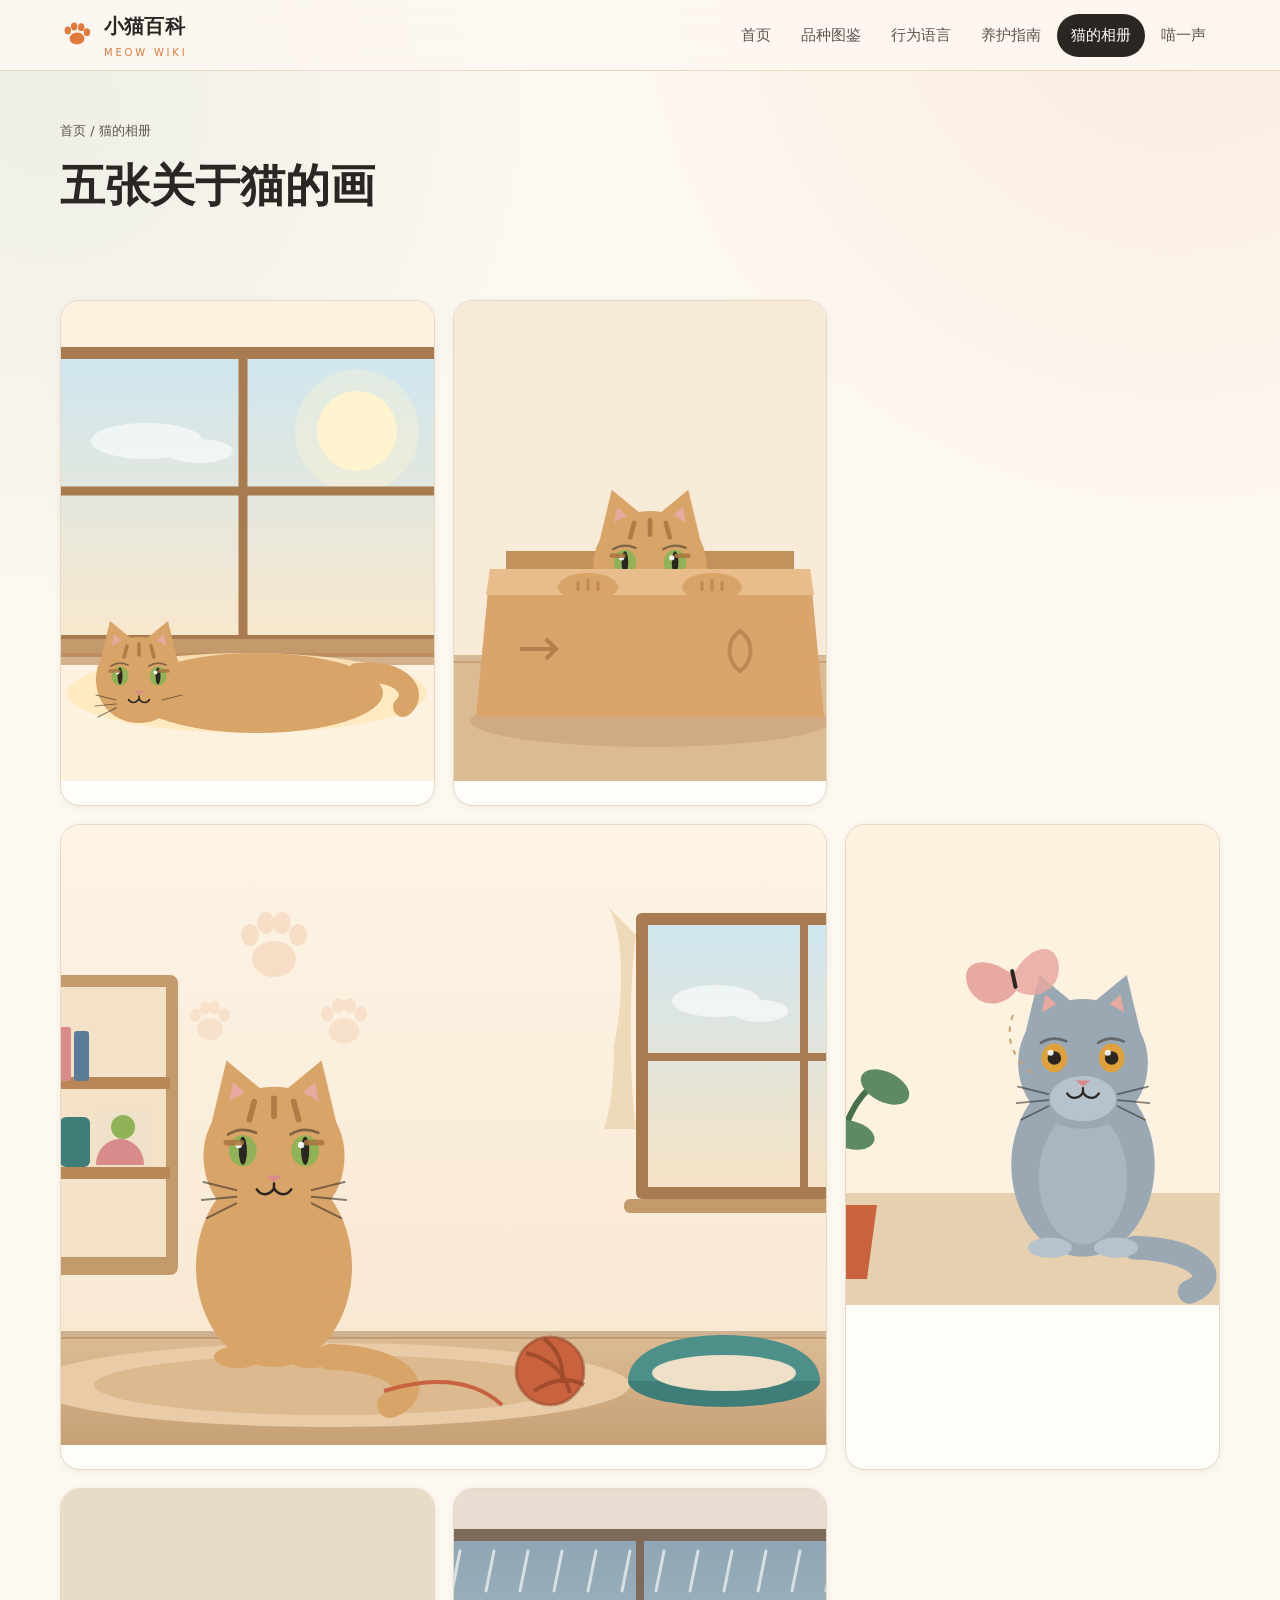
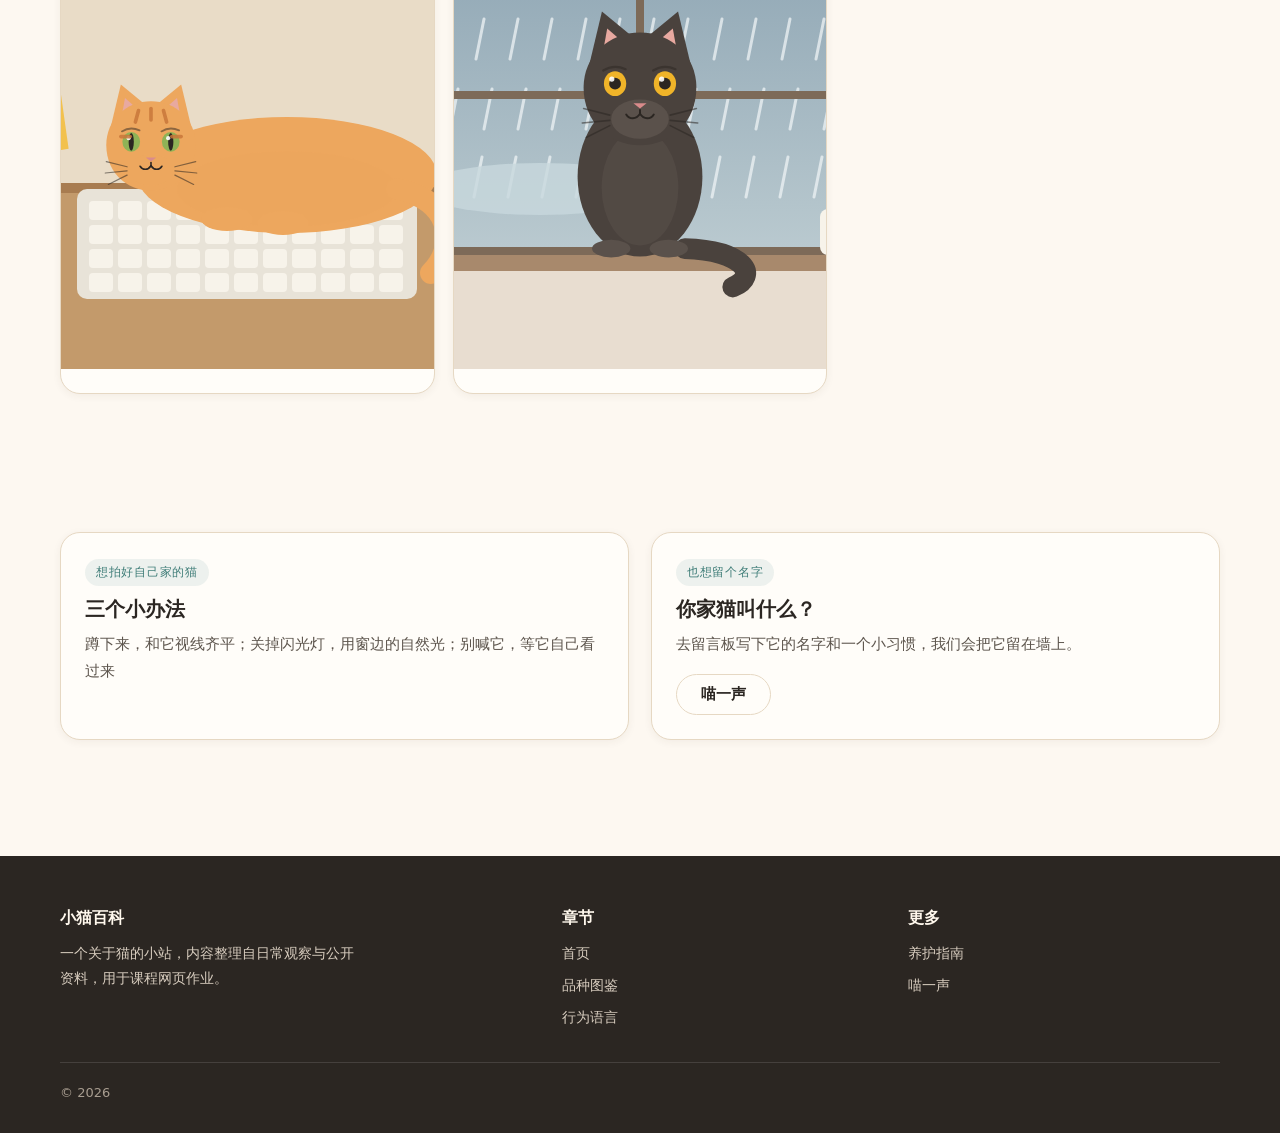
<file: web/gallery.html>
<!DOCTYPE html>
<html lang="zh-CN">
<head>
<meta charset="utf-8">
<script>document.documentElement.classList.add("js");</script>
<meta name="viewport" content="width=device-width, initial-scale=1">
<title>猫的相册 · 小猫百科</title>
<meta name="description" content="五张关于猫的插画：窗台晒太阳、纸箱、蝴蝶、键盘、雨天。">
<link rel="icon" href="../image/logo.svg" type="image/svg+xml">
<link rel="stylesheet" href="style.css">
</head>
<body>
<a class="skip" href="#main">跳到正文</a>

<header class="hd">
  <div class="wrap hd-in">
    <a class="logo" href="../index.html">
      <img src="../image/logo.svg" alt="爪印标志">
      <span>小猫百科<small>meow wiki</small></span>
    </a>
    <button class="burger" type="button" aria-expanded="false" aria-controls="menu" aria-label="展开菜单">☰</button>
    <ul class="menu" id="menu">
      <li><a href="../index.html">首页</a></li>
      <li><a href="breeds.html">品种图鉴</a></li>
      <li><a href="behavior.html">行为语言</a></li>
      <li><a href="care.html">养护指南</a></li>
      <li><a href="gallery.html" aria-current="page">猫的相册</a></li>
      <li><a href="message.html">喵一声</a></li>
    </ul>
  </div>
</header>

<main id="main">

  <section class="page-top">
    <div class="wrap">
      <p class="crumb"><a href="../index.html">首页</a> / 猫的相册</p>
      <h1>五张关于猫的画</h1>
      <p class="sub">
        
      </p>
    </div>
  </section>

  <section class="sec">
    <div class="wrap">
      <div class="gal rv">
        <figure>
          <img src="../image/gallery-sun.svg" alt="插画：下午的窗台上，一只虎斑猫摊平在阳光里睡觉" width="640" height="480">
          <figcaption></figcaption>
        </figure>
        <figure>
          <img src="../image/gallery-box.svg" alt="插画：一只猫趴进纸箱，只露出头和两只前爪" width="640" height="480">
          <figcaption></figcaption>
        </figure>
        <figure class="wide">
          <img src="../image/hero.svg" alt="插画：阳光客厅里，一只橘色虎斑猫坐在地毯上，旁边有毛线球与猫窝" width="1200" height="620">
          <figcaption></figcaption>
        </figure>
        <figure>
          <img src="../image/gallery-butterfly.svg" alt="插画：一只灰猫坐在盆栽旁，抬头盯着粉色蝴蝶" width="640" height="480">
          <figcaption></figcaption>
        </figure>
        <figure>
          <img src="../image/gallery-keyboard.svg" alt="插画：一只橘猫趴在桌面的键盘上打盹" width="640" height="480">
          <figcaption></figcaption>
        </figure>
        <figure>
          <img src="../image/gallery-rain.svg" alt="插画：雨天的窗边，一只黑猫背对镜头看雨" width="640" height="480">
          <figcaption></figcaption>
        </figure>
      </div>
      <p class="hint" style="margin-top:18px"></p>
    </div>
  </section>

  <section class="sec">
    <div class="wrap grid g2 rv">
      <div class="card">
        <div class="card-b">
          <span class="pill">想拍好自己家的猫</span>
          <h3>三个小办法</h3>
          <p>蹲下来，和它视线齐平；关掉闪光灯，用窗边的自然光；别喊它，等它自己看过来</p>
        </div>
      </div>
      <div class="card">
        <div class="card-b">
          <span class="pill">也想留个名字</span>
          <h3>你家猫叫什么？</h3>
          <p>去留言板写下它的名字和一个小习惯，我们会把它留在墙上。</p>
          <a class="btn btn-line" href="message.html" style="margin-top:16px">喵一声</a>
        </div>
      </div>
    </div>
  </section>

</main>

<footer class="ft">
  <div class="wrap">
    <div class="ft-grid">
      <div>
        <h4>小猫百科</h4>
        <p style="margin:0;max-width:34ch">一个关于猫的小站，内容整理自日常观察与公开资料，用于课程网页作业。</p>
      </div>
      <div>
        <h4>章节</h4>
        <ul>
          <li><a href="../index.html">首页</a></li>
          <li><a href="breeds.html">品种图鉴</a></li>
          <li><a href="behavior.html">行为语言</a></li>
        </ul>
      </div>
      <div>
        <h4>更多</h4>
        <ul>
          <li><a href="care.html">养护指南</a></li>
          <li><a href="message.html">喵一声</a></li>
        </ul>
      </div>
    </div>
    <div class="ft-bar">
      <span>© <span data-year>2026</span> </span>
      <span></span>
    </div>
  </div>
</footer>

<script src="script.js"></script>
</body>
</html>
</file>
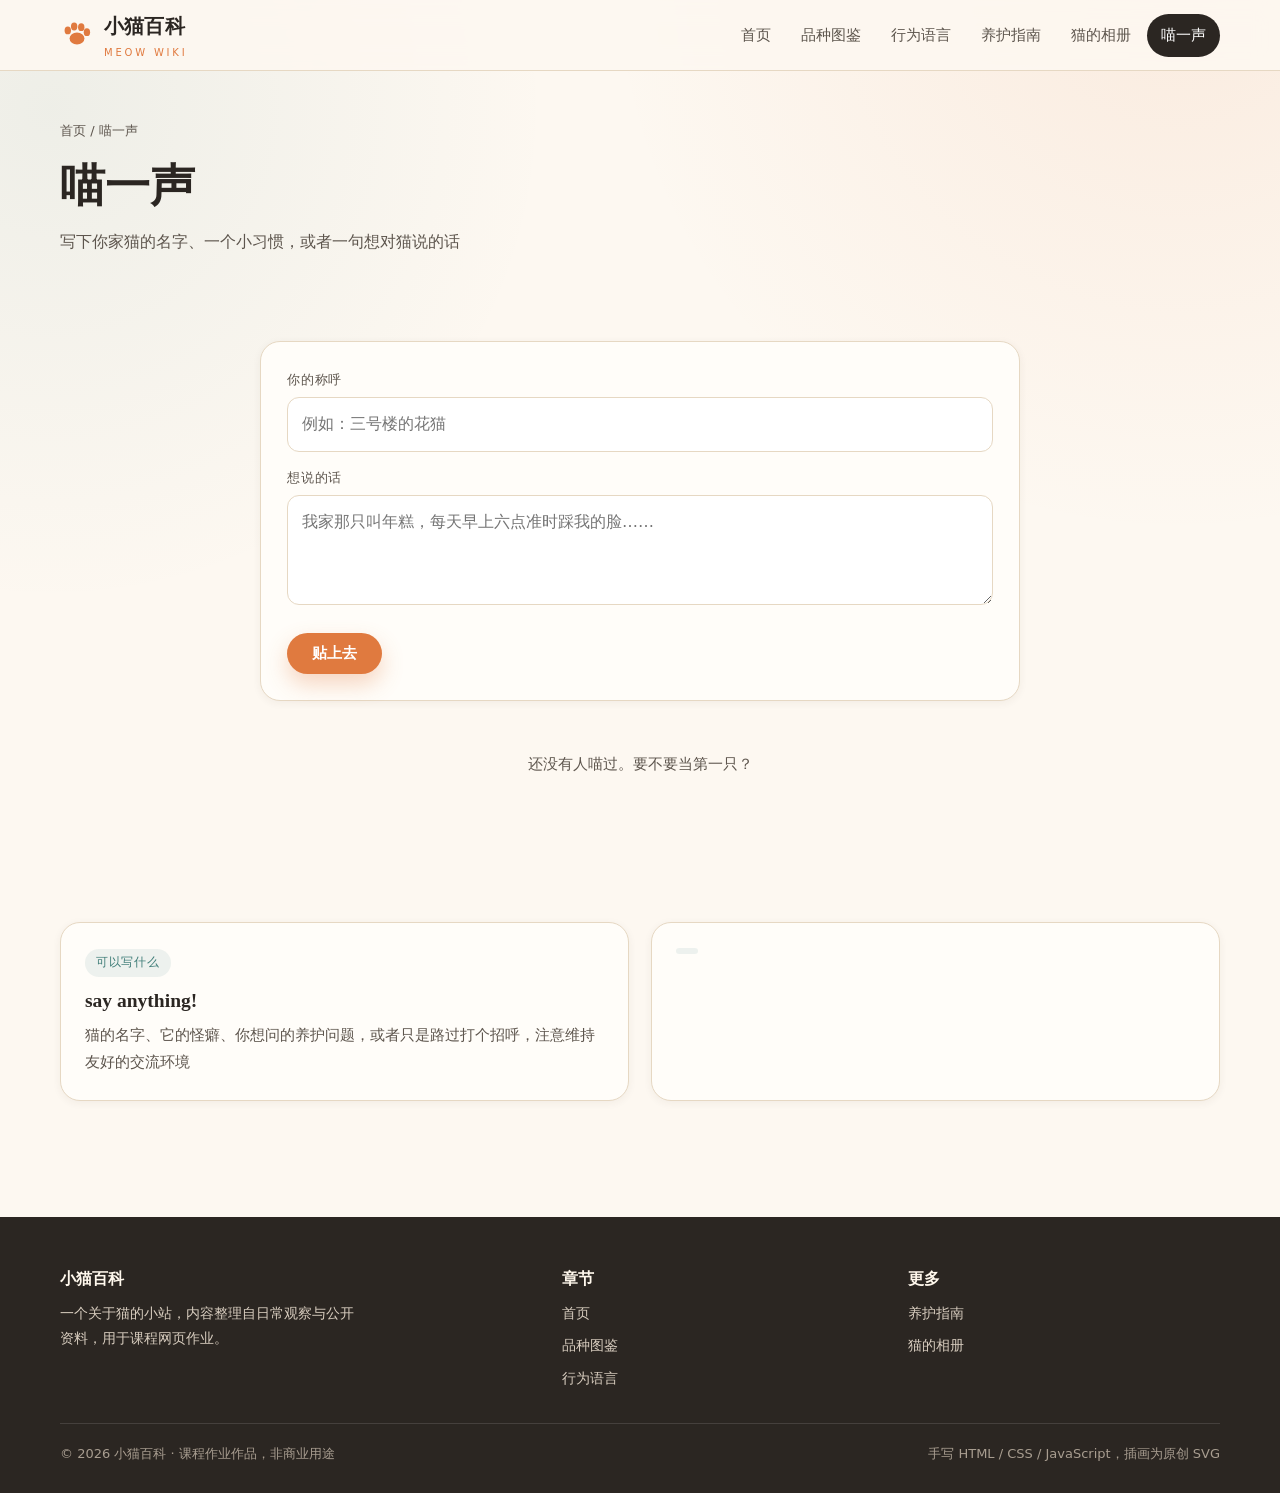
<file: web/message.html>
<!DOCTYPE html>
<html lang="zh-CN">
<head>
<meta charset="utf-8">
<script>document.documentElement.classList.add("js");</script>
<meta name="viewport" content="width=device-width, initial-scale=1">
<title>喵一声 · 小猫百科</title>
<meta name="description" content="留下你家猫的名字，或者一句想说的话。">
<link rel="icon" href="../image/logo.svg" type="image/svg+xml">
<link rel="stylesheet" href="style.css">
</head>
<body>
<a class="skip" href="#main">跳到正文</a>

<header class="hd">
  <div class="wrap hd-in">
    <a class="logo" href="../index.html">
      <img src="../image/logo.svg" alt="爪印标志">
      <span>小猫百科<small>meow wiki</small></span>
    </a>
    <button class="burger" type="button" aria-expanded="false" aria-controls="menu" aria-label="展开菜单">☰</button>
    <ul class="menu" id="menu">
      <li><a href="../index.html">首页</a></li>
      <li><a href="breeds.html">品种图鉴</a></li>
      <li><a href="behavior.html">行为语言</a></li>
      <li><a href="care.html">养护指南</a></li>
      <li><a href="gallery.html">猫的相册</a></li>
      <li><a href="message.html" aria-current="page">喵一声</a></li>
    </ul>
  </div>
</header>

<main id="main">

  <section class="page-top">
    <div class="wrap">
      <p class="crumb"><a href="../index.html">首页</a> / 喵一声</p>
      <h1>喵一声</h1>
      <p class="sub">
        写下你家猫的名字、一个小习惯，或者一句想对猫说的话
      </p>
    </div>
  </section>

  <section class="sec">
    <div class="wrap" style="max-width:760px">

      <form class="note-form rv" id="noteForm" novalidate>
        <div class="field">
          <label for="who">你的称呼</label>
          <input id="who" name="name" type="text" maxlength="20" placeholder="例如：三号楼的花猫" autocomplete="nickname">
        </div>
        <div class="field">
          <label for="what">想说的话</label>
          <textarea id="what" name="text" maxlength="300" placeholder="我家那只叫年糕，每天早上六点准时踩我的脸……"></textarea>
        </div>
        <p class="hint" id="hint"></p>
        <div>
          <button class="btn btn-fill" type="submit">贴上去</button>
        </div>
      </form>

      <ul class="notes rv" id="noteList" aria-live="polite">
        <li class="empty"></li>
      </ul>

    </div>
  </section>

  <section class="sec">
    <div class="wrap grid g2 rv">
      <div class="card">
        <div class="card-b">
          <span class="pill">可以写什么</span>
          <h3>say anything!</h3>
          <p>猫的名字、它的怪癖、你想问的养护问题，或者只是路过打个招呼，注意维持友好的交流环境</p>
        </div>
      </div>
      <div class="card">
        <div class="card-b">
          <span class="pill"></span>
          <h3></h3>
          <p></p>
        </div>
      </div>
    </div>
  </section>

</main>

<footer class="ft">
  <div class="wrap">
    <div class="ft-grid">
      <div>
        <h4>小猫百科</h4>
        <p style="margin:0;max-width:34ch">一个关于猫的小站，内容整理自日常观察与公开资料，用于课程网页作业。</p>
      </div>
      <div>
        <h4>章节</h4>
        <ul>
          <li><a href="../index.html">首页</a></li>
          <li><a href="breeds.html">品种图鉴</a></li>
          <li><a href="behavior.html">行为语言</a></li>
        </ul>
      </div>
      <div>
        <h4>更多</h4>
        <ul>
          <li><a href="care.html">养护指南</a></li>
          <li><a href="gallery.html">猫的相册</a></li>
        </ul>
      </div>
    </div>
    <div class="ft-bar">
      <span>© <span data-year>2026</span> 小猫百科 · 课程作业作品，非商业用途</span>
      <span>手写 HTML / CSS / JavaScript，插画为原创 SVG</span>
    </div>
  </div>
</footer>

<script src="script.js"></script>
</body>
</html>
</file>
<file: web/style.css>
@charset "utf-8";
/* ==========================================================================
   喵呜百科 · 关于猫的一切
   一份手写的静态站点样式表（无框架、无依赖）
   ========================================================================== */

:root {
  --cream: #fdf8f1;
  --cream-2: #f7ecdc;
  --paper: #fffdf9;
  --ink: #2b2622;
  --ink-2: #5d554d;
  --line: #e6d8c3;
  --orange: #e07a3f;
  --orange-d: #bf5f28;
  --teal: #3f7d78;
  --yellow: #f2c14e;
  --pink: #e8a9a0;
  --danger: #c0392b;
  --shadow-s: 0 2px 8px rgba(70, 50, 30, .06);
  --shadow-m: 0 12px 34px rgba(70, 50, 30, .11);
  --r: 20px;
  --r-s: 12px;
  --sans: "PingFang SC", "Hiragino Sans GB", "Microsoft YaHei", system-ui, sans-serif;
  --serif: "Songti SC", "Noto Serif SC", Georgia, serif;
  --w: 1160px;
}

* { box-sizing: border-box; }

html { scroll-behavior: smooth; }

body {
  margin: 0;
  font-family: var(--sans);
  color: var(--ink);
  background-color: var(--cream);
  background-image:
    radial-gradient(circle at 92% -4%, rgba(224, 122, 63, .10), transparent 38%),
    radial-gradient(circle at 4% 12%, rgba(63, 125, 120, .08), transparent 34%);
  background-attachment: fixed;
  line-height: 1.8;
  font-size: 16px;
  -webkit-font-smoothing: antialiased;
}

img { display: block; max-width: 100%; }
a { color: var(--orange-d); text-decoration: none; }
a:hover { color: var(--orange); }

h1, h2, h3, h4 { font-family: var(--serif); line-height: 1.28; margin: 0 0 .5em; }
p { margin: 0 0 1em; }

.wrap { width: min(var(--w), calc(100% - 48px)); margin-inline: auto; }

.skip {
  position: absolute; left: -9999px; top: 0; z-index: 999;
  background: var(--ink); color: #fff; padding: 10px 16px;
}
.skip:focus { left: 12px; top: 12px; }

/* ------------------------------------------------------------ header */
.hd {
  position: sticky; top: 0; z-index: 50;
  background: rgba(253, 248, 241, .9);
  backdrop-filter: blur(12px) saturate(130%);
  border-bottom: 1px solid var(--line);
}

.hd-in { display: flex; align-items: center; gap: 16px; min-height: 70px; }

.logo {
  display: flex; align-items: center; gap: 10px;
  font-family: var(--serif); font-size: 20px; font-weight: 700; color: var(--ink);
  margin-right: auto; letter-spacing: .01em;
}
.logo img { width: 34px; height: 34px; }
.logo small {
  display: block; font-family: var(--sans); font-weight: 500;
  font-size: 10px; letter-spacing: .28em; color: var(--orange); text-transform: uppercase;
}

.menu { display: flex; align-items: center; gap: 2px; list-style: none; margin: 0; padding: 0; }
.menu a {
  display: block; padding: 8px 14px; border-radius: 999px;
  font-size: 15px; color: var(--ink-2); transition: .18s;
}
.menu a:hover { background: rgba(224, 122, 63, .10); color: var(--orange-d); }
.menu a[aria-current="page"] { background: var(--ink); color: #fff; }

.burger {
  display: none; width: 42px; height: 38px; border-radius: 10px;
  border: 1px solid var(--line); background: var(--paper); color: var(--ink);
  font-size: 17px; cursor: pointer;
}

/* ------------------------------------------------------------ hero */
.hero { padding: 64px 0 40px; }
.hero-grid { display: grid; grid-template-columns: 1.02fr .98fr; gap: 48px; align-items: center; }

.kicker {
  display: inline-flex; align-items: center; gap: 8px;
  font-size: 11px; letter-spacing: .3em; text-transform: uppercase;
  color: var(--teal); border: 1px solid rgba(63, 125, 120, .35);
  background: rgba(63, 125, 120, .07);
  padding: 6px 12px; border-radius: 999px; margin-bottom: 20px;
}

.hero h1 { font-size: clamp(2.2rem, 4.6vw, 3.6rem); margin-bottom: 16px; }
.hero h1 span { color: var(--orange); }

.hero .lede { font-size: 17px; color: var(--ink-2); max-width: 44ch; }

.hero-cta { display: flex; flex-wrap: wrap; gap: 12px; margin-top: 26px; }

.btn {
  display: inline-flex; align-items: center; gap: 8px;
  padding: 12px 24px; border-radius: 999px; border: 1px solid transparent;
  font: 600 15px/1 var(--sans); cursor: pointer; transition: .18s;
}
.btn-fill { background: var(--orange); color: #fff; box-shadow: 0 10px 22px rgba(224, 122, 63, .3); }
.btn-fill:hover { background: var(--orange-d); color: #fff; transform: translateY(-2px); }
.btn-line { border-color: var(--line); color: var(--ink); background: transparent; }
.btn-line:hover { border-color: var(--ink); color: var(--ink); transform: translateY(-2px); }

.art {
  position: relative; border-radius: 28px; overflow: hidden;
  border: 1px solid var(--line); background: var(--cream-2);
  box-shadow: var(--shadow-m);
}
.art img { width: 100%; height: auto; }
.art::after {
  content: ""; position: absolute; inset: 0;
  box-shadow: inset 0 0 0 8px rgba(255, 253, 249, .5); border-radius: 28px;
  pointer-events: none;
}
.art-cap {
  position: absolute; left: 16px; bottom: 14px;
  background: var(--paper); color: var(--ink-2);
  font-size: 12px; letter-spacing: .06em; padding: 5px 12px; border-radius: 999px;
  box-shadow: var(--shadow-s);
}

/* ------------------------------------------------------------ ticker */
.ticker {
  border-block: 1px solid var(--line);
  background: var(--cream-2);
  overflow: hidden; padding: 12px 0;
}
.ticker-track {
  display: flex; width: max-content;
  animation: slide 30s linear infinite;
}
.ticker-set {
  display: flex; gap: 40px; padding-right: 40px;
  white-space: nowrap;
  font-family: var(--serif); font-size: 15px; color: var(--ink-2);
}
.ticker-set span { display: inline-flex; align-items: center; gap: 40px; }
.ticker-set span::after { content: "·"; color: var(--orange); font-weight: 700; }
@keyframes slide {
  from { transform: translateX(0); }
  to { transform: translateX(-50%); }
}
@media (prefers-reduced-motion: reduce) {
  .ticker-track { animation: none; }
}

/* ------------------------------------------------------------ sections */
.sec { padding: 60px 0; }
.sec-hd {
  display: flex; align-items: flex-end; justify-content: space-between;
  gap: 24px; margin-bottom: 32px;
}
.sec-hd h2 { font-size: clamp(1.6rem, 2.8vw, 2.1rem); margin: 0; }
.sec-hd p { margin: 8px 0 0; color: var(--ink-2); font-size: 15px; max-width: 56ch; }
.sec-hd .link-more { font-size: 14px; white-space: nowrap; }

.num {
  font-family: var(--serif); font-size: 13px; letter-spacing: .2em;
  color: var(--orange); display: block; margin-bottom: 10px;
}

/* ------------------------------------------------------------ stats */
.stats { display: grid; grid-template-columns: repeat(4, 1fr); gap: 16px; }
.stat {
  background: var(--paper); border: 1px solid var(--line); border-radius: var(--r);
  padding: 24px 22px; box-shadow: var(--shadow-s);
}
.stat b {
  display: block; font-family: var(--serif); font-size: 2.2rem; line-height: 1.1;
  color: var(--teal);
}
.stat span { font-size: 14px; color: var(--ink-2); }

/* ------------------------------------------------------------ cards */
.grid { display: grid; gap: 22px; }
.g2 { grid-template-columns: repeat(2, 1fr); }
.g3 { grid-template-columns: repeat(3, 1fr); }

.card {
  background: var(--paper); border: 1px solid var(--line); border-radius: var(--r);
  box-shadow: var(--shadow-s); overflow: hidden;
  transition: transform .2s, box-shadow .2s, border-color .2s;
}
.card:hover { transform: translateY(-5px); box-shadow: var(--shadow-m); border-color: #d8c3a5; }
.card-b { padding: 24px; }
.card h3 { font-size: 1.22rem; margin-bottom: 8px; }
.card p { color: var(--ink-2); font-size: 15px; margin: 0; }

.thumb { aspect-ratio: 1 / 1; background: #fdf3e4; overflow: hidden; }
.thumb img { width: 100%; height: 100%; object-fit: cover; transition: transform .5s; }
.card:hover .thumb img { transform: scale(1.05); }

.pill {
  display: inline-block; font-size: 12px; letter-spacing: .06em;
  color: var(--teal); background: rgba(63, 125, 120, .09);
  border-radius: 999px; padding: 3px 11px; margin-bottom: 12px;
}
.pill-warm { color: var(--orange-d); background: rgba(224, 122, 63, .1); }

/* 入口卡 */
.entry {
  position: relative; display: flex; flex-direction: column; gap: 8px;
  padding: 26px; border-radius: var(--r); background: var(--paper);
  border: 1px solid var(--line); color: var(--ink); box-shadow: var(--shadow-s);
  transition: .2s; overflow: hidden;
}
.entry::before {
  content: ""; position: absolute; right: -30px; top: -30px;
  width: 110px; height: 110px; border-radius: 50%;
  background: rgba(224, 122, 63, .08);
}
.entry:hover { transform: translateY(-4px); box-shadow: var(--shadow-m); color: var(--ink); border-color: #d8c3a5; }
.entry .no { font-family: var(--serif); font-size: 12px; letter-spacing: .24em; color: var(--orange); }
.entry .t { font-family: var(--serif); font-size: 1.22rem; }
.entry .d { font-size: 14px; color: var(--ink-2); }
.entry .go { margin-top: 8px; font-size: 13px; color: var(--orange-d); }

/* ------------------------------------------------------------ 行为卡 */
.behavior {
  display: grid; grid-template-columns: 96px 1fr; gap: 22px;
  background: var(--paper); border: 1px solid var(--line);
  border-radius: var(--r); padding: 24px; box-shadow: var(--shadow-s);
}
.behavior .han {
  font-family: var(--serif); font-size: 44px; line-height: 1;
  color: var(--cream-2); text-shadow: 1px 1px 0 var(--line);
  display: grid; place-items: center;
  border-right: 1px dashed var(--line);
}
.behavior h3 { font-size: 1.15rem; margin-bottom: 6px; }
.behavior p { margin: 0 0 6px; color: var(--ink-2); font-size: 15px; }
.behavior .say { font-family: var(--serif); color: var(--teal); font-size: 14px; }

/* ------------------------------------------------------------ 清单 */
.check { list-style: none; margin: 0; padding: 0; display: grid; gap: 12px; }
.check li {
  display: grid; grid-template-columns: 30px 1fr; gap: 12px;
  background: var(--paper); border: 1px solid var(--line);
  border-radius: var(--r-s); padding: 14px 18px;
}
.check li::before {
  content: "✓"; color: var(--teal); font-weight: 700;
  display: grid; place-items: center; border-right: 1px solid var(--line);
}
.check b { display: block; font-size: 15px; }
.check span { font-size: 14px; color: var(--ink-2); }

.warn { list-style: none; margin: 0; padding: 0; display: grid; gap: 10px; }
.warn li {
  display: grid; grid-template-columns: 26px 1fr; gap: 12px;
  background: #fdf1ee; border: 1px solid #f0cdc5;
  border-radius: var(--r-s); padding: 13px 16px; font-size: 15px;
}
.warn li::before {
  content: "!"; color: var(--danger); font-weight: 800;
  display: grid; place-items: center; font-family: var(--serif);
}
.warn b { color: var(--danger); }

/* ------------------------------------------------------------ 表格 */
.table-box {
  overflow-x: auto; border: 1px solid var(--line);
  border-radius: var(--r); background: var(--paper); box-shadow: var(--shadow-s);
}
table { width: 100%; border-collapse: collapse; min-width: 600px; }
th, td { padding: 14px 18px; text-align: left; font-size: 15px; border-bottom: 1px solid var(--line); }
th { background: var(--cream-2); font-size: 13px; letter-spacing: .08em; font-weight: 600; }
tbody tr:last-child td { border-bottom: 0; }
tbody tr:hover { background: #fffaf2; }

/* ------------------------------------------------------------ 相册 */
.gal { display: grid; grid-template-columns: repeat(3, 1fr); gap: 18px; }
.gal figure {
  margin: 0; border-radius: var(--r); overflow: hidden; background: var(--paper);
  border: 1px solid var(--line); box-shadow: var(--shadow-s);
  cursor: zoom-in; transition: .2s;
}
.gal figure:hover { transform: translateY(-4px); box-shadow: var(--shadow-m); }
.gal img { width: 100%; aspect-ratio: 4 / 3; object-fit: cover; }
.gal figcaption { padding: 12px 16px; font-size: 14px; color: var(--ink-2); }
.gal .wide { grid-column: span 2; }
.gal .wide img { aspect-ratio: 2 / 1; }

.lightbox {
  position: fixed; inset: 0; z-index: 200; display: none; place-items: center;
  background: rgba(30, 24, 18, .93); padding: 4vmin;
}
.lightbox.on { display: grid; }
.lightbox img { max-width: min(1000px, 92vw); max-height: 76vh; border-radius: 16px; }
.lightbox p { color: #f6ead9; text-align: center; margin: 14px 0 0; font-size: 14px; }
.lb-close {
  position: absolute; top: 18px; right: 20px; width: 44px; height: 44px;
  border-radius: 50%; border: 0; background: rgba(255, 255, 255, .16);
  color: #fff; font-size: 20px; cursor: pointer;
}

/* ------------------------------------------------------------ 留言 */
.note-form {
  background: var(--paper); border: 1px solid var(--line); border-radius: var(--r);
  padding: 26px; box-shadow: var(--shadow-s); display: grid; gap: 14px;
}
.field { display: grid; gap: 6px; }
.field label { font-size: 13px; letter-spacing: .06em; color: var(--ink-2); }
.field input, .field textarea {
  font: inherit; color: var(--ink); background: #fff;
  border: 1px solid var(--line); border-radius: var(--r-s); padding: 12px 14px;
  transition: .15s;
}
.field textarea { min-height: 110px; resize: vertical; }
.field input:focus, .field textarea:focus {
  outline: 0; border-color: var(--orange);
  box-shadow: 0 0 0 3px rgba(224, 122, 63, .16);
}
.hint { font-size: 13px; color: var(--ink-2); margin: 0; }
.hint.bad { color: var(--danger); }

.notes { list-style: none; margin: 26px 0 0; padding: 0; display: grid; gap: 14px; }
.note {
  position: relative; background: #fffaed; border: 1px solid #f0e0c2;
  border-radius: var(--r-s); padding: 16px 18px; box-shadow: var(--shadow-s);
}
.note::before {
  content: ""; position: absolute; left: 0; top: 14px; bottom: 14px;
  width: 3px; border-radius: 3px; background: var(--yellow);
}
.note-hd { display: flex; align-items: baseline; gap: 10px; margin-bottom: 4px; }
.note-hd strong { font-size: 15px; }
.note-hd time { font-size: 12px; color: var(--ink-2); }
.note p { margin: 0; font-size: 15px; white-space: pre-wrap; word-break: break-word; }
.note .rm {
  position: absolute; right: 10px; top: 10px; border: 0; background: none;
  color: #c3b49c; cursor: pointer; font-size: 14px;
}
.note .rm:hover { color: var(--danger); }
.empty { text-align: center; color: var(--ink-2); font-size: 15px; padding: 24px 0; }

/* ------------------------------------------------------------ 页头（内页） */
.page-top { padding: 48px 0 8px; }
.crumb { font-size: 13px; color: var(--ink-2); margin-bottom: 16px; }
.crumb a { color: var(--ink-2); }
.crumb a:hover { color: var(--orange); }
.page-top h1 { font-size: clamp(1.9rem, 3.8vw, 2.8rem); margin-bottom: 12px; }
.page-top .sub { color: var(--ink-2); max-width: 62ch; }

/* ------------------------------------------------------------ footer */
.ft {
  margin-top: 56px; background: var(--ink); color: #d8cdbf;
  padding: 52px 0 28px; font-size: 14px;
}
.ft-grid { display: grid; grid-template-columns: 1.5fr 1fr 1fr; gap: 34px; }
.ft h4 { color: #fff8ed; font-size: 1rem; margin-bottom: 12px; }
.ft a { color: #d8cdbf; }
.ft a:hover { color: var(--yellow); }
.ft ul { list-style: none; margin: 0; padding: 0; display: grid; gap: 7px; }
.ft-bar {
  margin-top: 32px; padding-top: 18px; border-top: 1px solid rgba(255, 255, 255, .12);
  display: flex; justify-content: space-between; gap: 16px; flex-wrap: wrap;
  font-size: 13px; color: #a89d90;
}

/* ------------------------------------------------------------ 动效 */
.rv { opacity: 1; transform: none; }
.js .rv { opacity: 0; transform: translateY(16px); transition: opacity .65s ease, transform .65s ease; }
.js .rv.in { opacity: 1; transform: none; }

@media (prefers-reduced-motion: reduce) {
  html { scroll-behavior: auto; }
  .js .rv { opacity: 1; transform: none; transition: none; }
}

/* ------------------------------------------------------------ 响应式 */
@media (max-width: 980px) {
  .hero-grid { grid-template-columns: 1fr; gap: 32px; }
  .art { order: -1; }
  .stats { grid-template-columns: repeat(2, 1fr); }
  .g3 { grid-template-columns: repeat(2, 1fr); }
  .gal { grid-template-columns: repeat(2, 1fr); }
  .gal .wide { grid-column: span 2; }
  .ft-grid { grid-template-columns: 1fr 1fr; }
}

@media (max-width: 720px) {
  .wrap { width: calc(100% - 32px); }
  .burger { display: block; margin-left: auto; }
  .menu {
    position: absolute; top: 70px; left: 16px; right: 16px;
    flex-direction: column; align-items: stretch; gap: 4px;
    background: var(--paper); border: 1px solid var(--line);
    border-radius: var(--r); box-shadow: var(--shadow-m); padding: 10px;
    display: none;
  }
  .menu.open { display: flex; }
  .menu a { padding: 12px 14px; }
  .logo small { display: none; }
  .g2, .g3, .gal, .stats { grid-template-columns: 1fr; }
  .gal .wide { grid-column: span 1; }
  .behavior { grid-template-columns: 60px 1fr; gap: 16px; padding: 20px; }
  .behavior .han { font-size: 30px; }
  .ft-grid { grid-template-columns: 1fr; }
  .hero { padding: 34px 0 20px; }
  .sec { padding: 42px 0; }
}

@media print {
  .hd, .ft, .hero-cta, .lightbox, .ticker { display: none; }
  body { background: #fff; }
}
</file>
